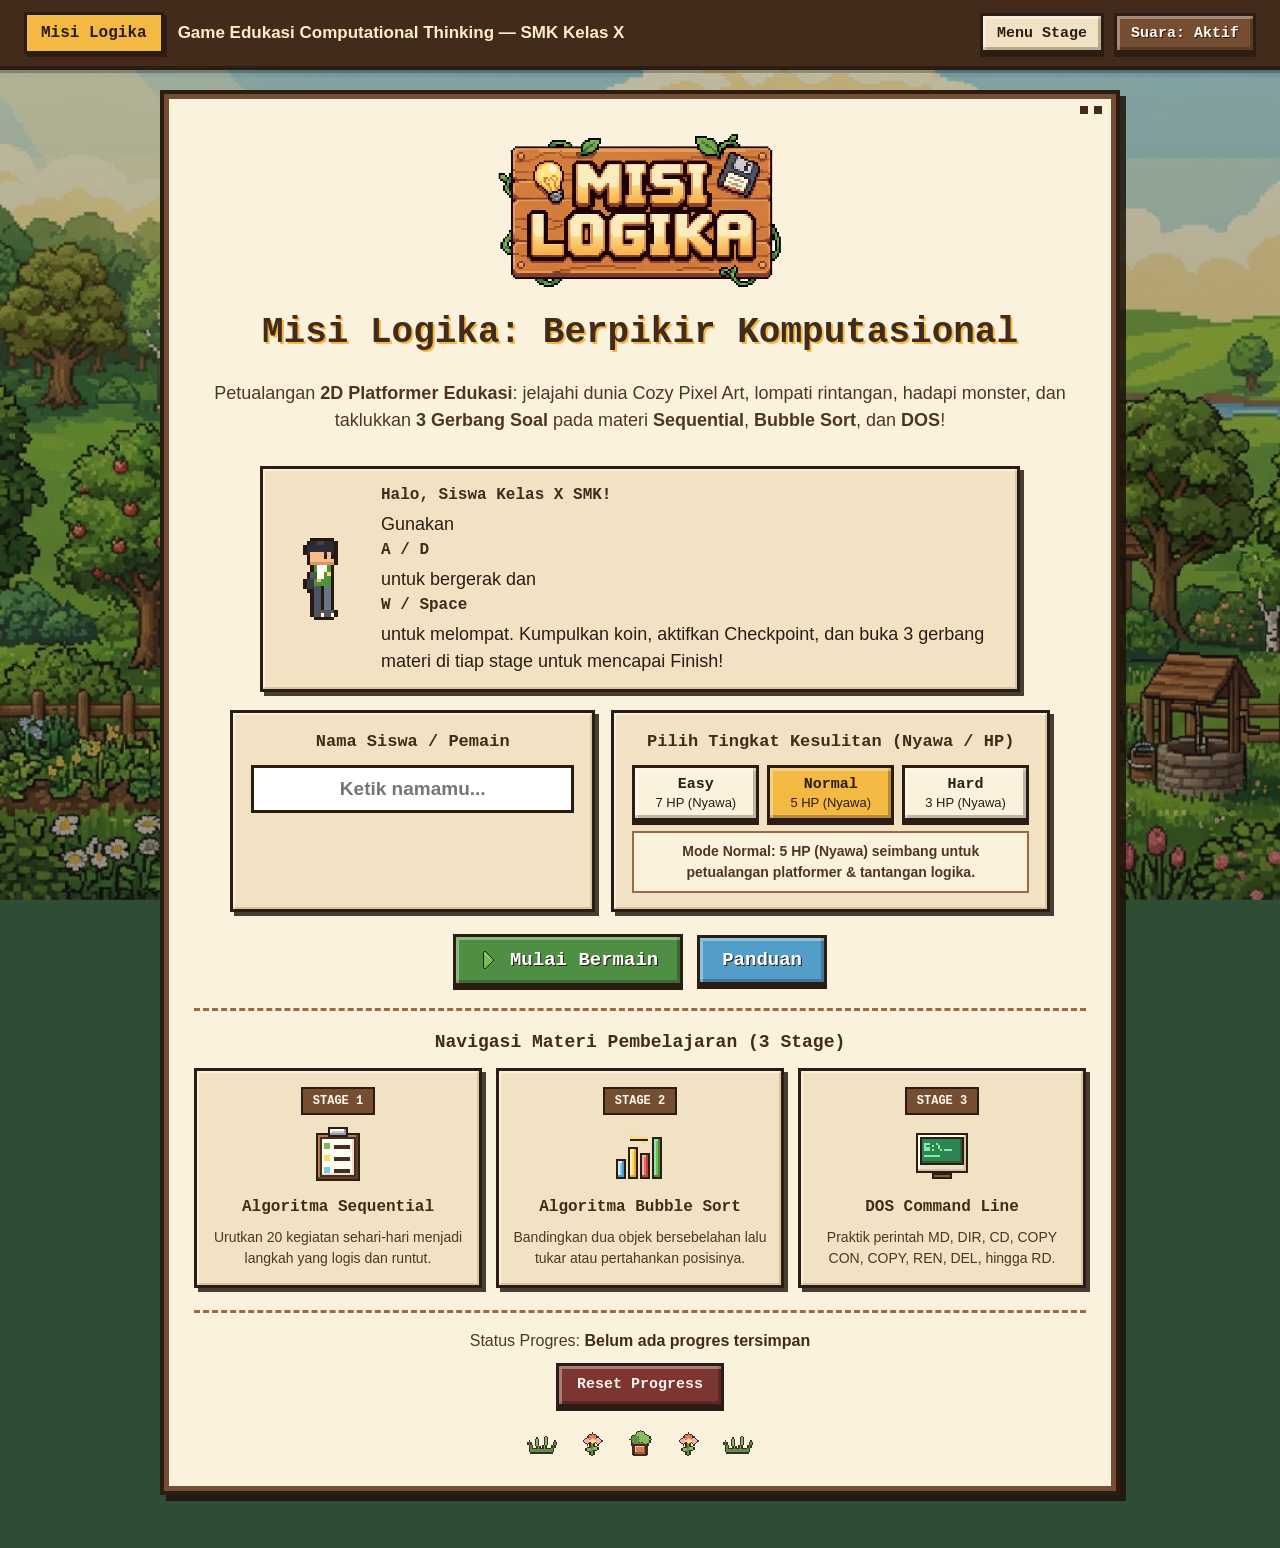
<file: index.html>
<!DOCTYPE html>
<html lang="id">
<head>
    <meta charset="UTF-8">
    <meta name="viewport" content="width=device-width, initial-scale=1.0">
    <title>Misi Logika - Media Pembelajaran Computational Thinking</title>
    <link rel="icon" type="image/png" href="assets/images/common/mascot.png">
    <link rel="stylesheet" href="css/style.css">
    <link rel="stylesheet" href="css/menu.css">
</head>
<body class="latar-awal" data-bgm="music-background-1.mp3">
    <header class="bilah-atas">
        <div class="info-header">
            <span class="lencana-wilayah">Misi Logika</span>
            <span class="info-pemain-header">Game Edukasi Computational Thinking — SMK Kelas X</span>
        </div>
        <div class="aksi-header">
            <button
                type="button"
                class="tombol tombol-krem tombol-kecil"
                data-sfx-hover
                data-sfx-click
                onclick="pindahHalaman('stages.html', false)"
            >
                Menu Stage
            </button>
            <button type="button" id="tombol-suara" class="tombol tombol-netral tombol-kecil" data-sfx-hover data-sfx-click>
                Suara: Aktif
            </button>
        </div>
    </header>

    <main class="wadah-utama">
        <section class="panel-game panel-awal" aria-labelledby="judul-utama">
            <div class="hero-beranda">
                <div class="bungkus-logo-awal">
                    <img
                        src="assets/images/common/logo.png"
                        alt="Logo Misi Logika"
                        width="360"
                        height="180"
                    >
                </div>

                <h1 id="judul-utama" class="judul-halaman">Misi Logika: Berpikir Komputasional</h1>
                <p class="subjudul-halaman">
                    Petualangan <strong>2D Platformer Edukasi</strong>: jelajahi dunia Cozy Pixel Art, lompati rintangan, hadapi monster,
                    dan taklukkan <strong>3 Gerbang Soal</strong> pada materi <strong>Sequential</strong>, <strong>Bubble Sort</strong>, dan <strong>DOS</strong>!
                </p>

                <div class="kotak-sambutan-maskot">
                    <img
                        src="assets/images/common/characters/player-portrait.png"
                        alt="Karakter utama siswa SMK"
                        width="72"
                        height="96"
                    >
                    <div class="teks-sambutan-maskot">
                        <strong>Halo, Siswa Kelas X SMK!</strong>
                        <p>
                            Gunakan <strong>A / D</strong> untuk bergerak dan <strong>W / Space</strong> untuk melompat.
                            Kumpulkan koin, aktifkan Checkpoint, dan buka 3 gerbang materi di tiap stage untuk mencapai Finish!
                        </p>
                    </div>
                </div>
            </div>

            <div class="baris-form-awal">
                <div class="formulir-pemain">
                    <label for="input-nama-pemain" class="label-input">Nama Siswa / Pemain</label>
                    <input
                        type="text"
                        id="input-nama-pemain"
                        class="input-nama"
                        placeholder="Ketik namamu..."
                        maxlength="32"
                        autocomplete="off"
                    >
                    <div id="pesan-validasi-awal" class="kotak-pesan tersembunyi" role="alert"></div>
                </div>

                <div class="pemilih-mode-awal" role="group" aria-labelledby="label-mode-kesulitan">
                    <div id="label-mode-kesulitan" class="label-input">Pilih Tingkat Kesulitan (Nyawa / HP)</div>
                    <div class="baris-mode-awal">
                        <button
                            type="button"
                            class="tombol-mode mode-easy"
                            data-mode="easy"
                            aria-pressed="false"
                            data-sfx-hover
                            data-sfx-click
                        >
                            <span class="judul-mode">Easy</span>
                            <span class="sub-mode">7 HP (Nyawa)</span>
                        </button>
                        <button
                            type="button"
                            class="tombol-mode mode-normal aktif"
                            data-mode="normal"
                            aria-pressed="true"
                            data-sfx-hover
                            data-sfx-click
                        >
                            <span class="judul-mode">Normal</span>
                            <span class="sub-mode">5 HP (Nyawa)</span>
                        </button>
                        <button
                            type="button"
                            class="tombol-mode mode-hard"
                            data-mode="hard"
                            aria-pressed="false"
                            data-sfx-hover
                            data-sfx-click
                        >
                            <span class="judul-mode">Hard</span>
                            <span class="sub-mode">3 HP (Nyawa)</span>
                        </button>
                    </div>
                    <p id="deskripsi-mode-awal" class="deskripsi-mode-awal">
                        Mode Normal: 5 HP (Nyawa) seimbang untuk petualangan platformer &amp; tantangan logika.
                    </p>
                </div>
            </div>

            <div class="baris-tombol">
                <button
                    type="button"
                    id="tombol-mulai"
                    class="tombol tombol-utama"
                    data-sfx-hover
                    data-sfx-click
                >
                    <img src="assets/images/common/ui/icon-play.png" alt="Mulai" width="24" height="24">
                    Mulai Bermain
                </button>
                <button
                    type="button"
                    id="tombol-petunjuk"
                    class="tombol tombol-sekunder"
                    data-sfx-hover
                    data-sfx-click
                >
                    Panduan
                </button>
            </div>

            <!-- Navigasi Materi Langsung -->
            <section class="seksi-navigasi-materi" aria-labelledby="judul-navigasi-materi">
                <h2 id="judul-navigasi-materi" class="judul-navigasi-materi">Navigasi Materi Pembelajaran (3 Stage)</h2>
                <div class="grid-navigasi-materi">
                    <div
                        class="kartu-nav-materi"
                        role="button"
                        tabindex="0"
                        data-target-halaman="stage1-sequential.html"
                        data-sfx-hover
                        data-sfx-click
                    >
                        <span class="badge-stage-kecil">STAGE 1</span>
                        <img src="assets/images/common/ui/icon-sequential.png" alt="Ikon Algoritma Sequential" width="64" height="64">
                        <h3>Algoritma Sequential</h3>
                        <p>Urutkan 20 kegiatan sehari-hari menjadi langkah yang logis dan runtut.</p>
                    </div>

                    <div
                        class="kartu-nav-materi"
                        role="button"
                        tabindex="0"
                        data-target-halaman="stage2-bubblesort.html"
                        data-sfx-hover
                        data-sfx-click
                    >
                        <span class="badge-stage-kecil">STAGE 2</span>
                        <img src="assets/images/common/ui/icon-bubblesort.png" alt="Ikon Algoritma Bubble Sort" width="64" height="64">
                        <h3>Algoritma Bubble Sort</h3>
                        <p>Bandingkan dua objek bersebelahan lalu tukar atau pertahankan posisinya.</p>
                    </div>

                    <div
                        class="kartu-nav-materi"
                        role="button"
                        tabindex="0"
                        data-target-halaman="stage3-dos.html"
                        data-sfx-hover
                        data-sfx-click
                    >
                        <span class="badge-stage-kecil">STAGE 3</span>
                        <img src="assets/images/common/ui/icon-dos.png" alt="Ikon DOS Command Line" width="64" height="64">
                        <h3>DOS Command Line</h3>
                        <p>Praktik perintah MD, DIR, CD, COPY CON, COPY, REN, DEL, hingga RD.</p>
                    </div>
                </div>
            </section>

            <div class="baris-reset-bawah">
                <div id="info-progres-awal" class="info-progres-tersimpan">
                    Status Progres: <span>Belum ada progres tersimpan</span>
                </div>
                <button
                    type="button"
                    id="tombol-reset-progres"
                    class="tombol tombol-reset-progres"
                    data-sfx-hover
                    data-sfx-click
                >
                    Reset Progress
                </button>
                <div class="baris-dekorasi-cozy" aria-hidden="true">
                    <img src="assets/images/common/decorations/deco-grass.png" alt="" width="36" height="24">
                    <img src="assets/images/common/decorations/deco-flower.png" alt="" width="32" height="32">
                    <img src="assets/images/common/decorations/deco-plant.png" alt="" width="32" height="32">
                    <img src="assets/images/common/decorations/deco-flower.png" alt="" width="32" height="32">
                    <img src="assets/images/common/decorations/deco-grass.png" alt="" width="36" height="24">
                </div>
            </div>
        </section>
    </main>

    <!-- Dialog Konfirmasi Reset Progress -->
    <div
        id="modal-konfirmasi-reset"
        class="lapisan-modal-pixel tersembunyi"
        role="dialog"
        aria-modal="true"
        aria-labelledby="judul-modal-reset"
        aria-describedby="pesan-modal-reset"
    >
        <div class="kotak-modal-pixel">
            <span class="lencana-modal-bahaya">Konfirmasi Reset</span>
            <h2 id="judul-modal-reset" class="judul-modal-pixel">Reset Progres Belajar?</h2>
            <p id="pesan-modal-reset" class="teks-modal-pixel">
                Semua skor dan progres di Stage 1, Stage 2, dan Stage 3 akan dihapus. Tindakan ini tidak bisa dibatalkan.
            </p>
            <div class="aksi-modal-pixel">
                <button type="button" id="tombol-batal-reset" class="tombol tombol-netral" data-sfx-hover data-sfx-click>
                    Batal
                </button>
                <button type="button" id="tombol-konfirmasi-reset" class="tombol tombol-bahaya" data-sfx-hover data-sfx-click>
                    Ya, Reset Semua
                </button>
            </div>
        </div>
    </div>

    <script src="js/penyimpanan.js"></script>
    <script src="js/audio.js"></script>
    <script src="js/navigasi.js"></script>
    <script src="js/menu.js"></script>
</body>
</html>
</file>
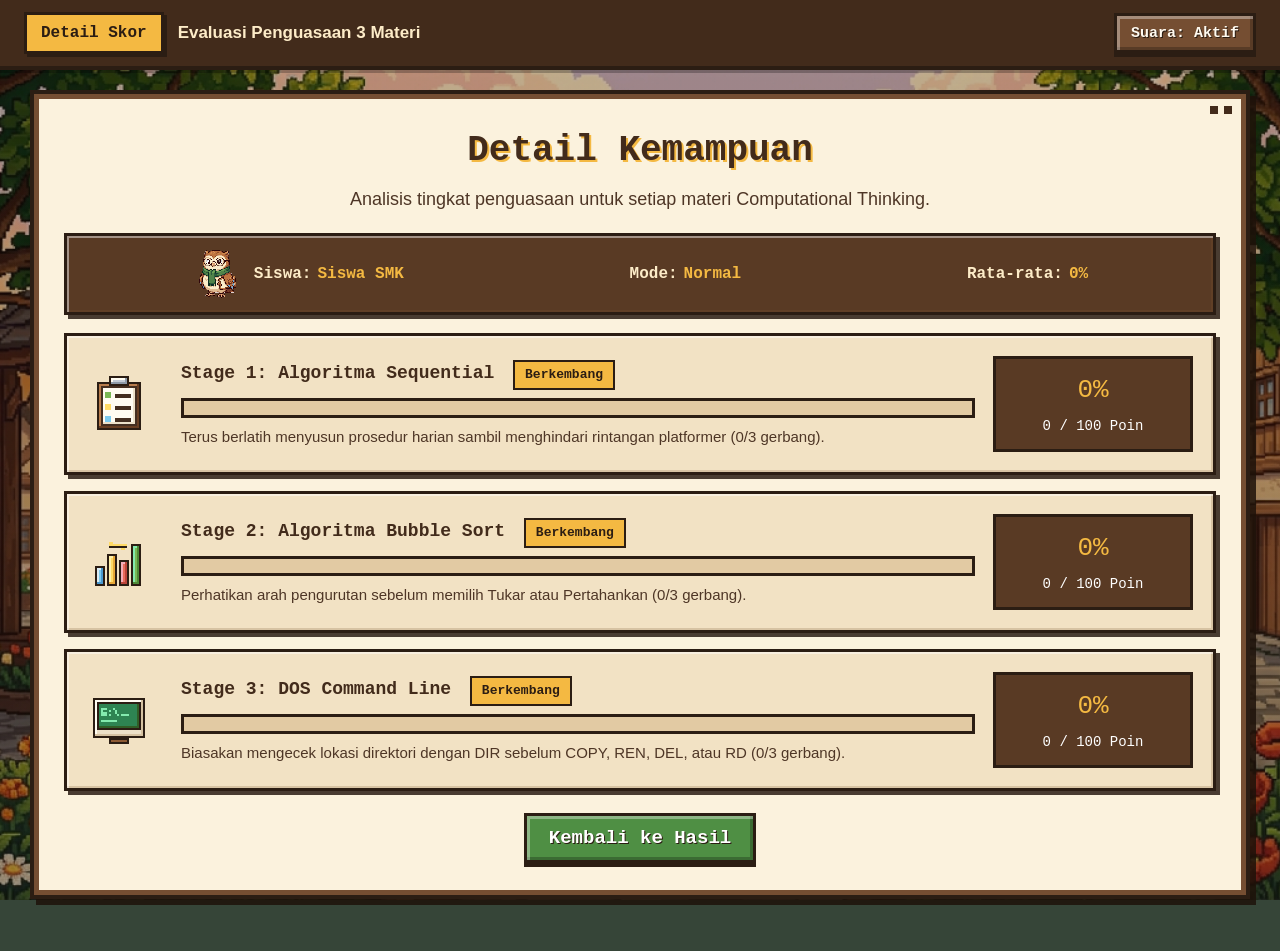
<file: detail.html>
<!DOCTYPE html>
<html lang="id">
<head>
    <meta charset="UTF-8">
    <meta name="viewport" content="width=device-width, initial-scale=1.0">
    <title>Misi Logika - Detail Kemampuan 3 Materi</title>
    <link rel="icon" type="image/png" href="assets/images/common/mascot.png">
    <link rel="stylesheet" href="css/style.css">
    <link rel="stylesheet" href="css/hasil.css">
</head>
<body class="latar-hasil" data-bgm="music-background-9.mp3">
    <header class="bilah-atas">
        <div class="info-header">
            <span class="lencana-wilayah">Detail Skor</span>
            <span class="info-pemain-header">Evaluasi Penguasaan 3 Materi</span>
        </div>
        <div class="aksi-header">
            <button type="button" id="tombol-suara" class="tombol tombol-netral tombol-kecil" data-sfx-hover data-sfx-click>
                Suara: Aktif
            </button>
        </div>
    </header>

    <main class="wadah-utama">
        <section class="panel-game" aria-labelledby="judul-detail">
            <h1 id="judul-detail" class="judul-halaman">Detail Kemampuan</h1>
            <p class="subjudul-halaman">
                Analisis tingkat penguasaan untuk setiap materi Computational Thinking.
            </p>

            <div class="baris-status-misi">
                <div style="display: flex; align-items: center; gap: 10px;">
                    <img src="assets/images/common/mascot.png" alt="Maskot Misi Logika" width="52" height="52">
                    <div class="item-status-misi">
                        Siswa: <span id="nama-pemain-detail">Siswa SMK</span>
                    </div>
                </div>
                <div class="item-status-misi">
                    Mode: <span id="mode-pemain-detail" class="mode-normal">Normal</span>
                </div>
                <div class="item-status-misi">
                    Rata-rata: <span id="total-persen-detail">0%</span>
                </div>
            </div>

            <div class="daftar-detail-pilar">
                <!-- 1. Algoritma Sequential -->
                <article class="kartu-detail-kemampuan">
                    <img src="assets/images/common/ui/icon-sequential.png" alt="Ikon Sequential" width="64" height="64">
                    <div>
                        <h2 class="judul-pilar-skor">
                            Stage 1: Algoritma Sequential
                            <span id="detail-level-sequential" class="lencana-level-kemampuan level-berkembang">Berkembang</span>
                        </h2>
                        <div class="batang-progres-luar" style="margin-top: 8px;">
                            <div id="detail-batang-sequential" class="batang-progres-dalam" style="width: 0%;"></div>
                        </div>
                        <p id="detail-deskripsi-sequential" class="deskripsi-capaian-detail"></p>
                    </div>
                    <div class="kotak-nilai-detail">
                        <div id="detail-skor-sequential" class="nilai-besar-detail">0%</div>
                        <div id="detail-persen-sequential" class="sub-total-poin" style="font-size: 14px;">0 / 100 Poin</div>
                    </div>
                </article>

                <!-- 2. Algoritma Bubble Sort -->
                <article class="kartu-detail-kemampuan">
                    <img src="assets/images/common/ui/icon-bubblesort.png" alt="Ikon Bubble Sort" width="64" height="64">
                    <div>
                        <h2 class="judul-pilar-skor">
                            Stage 2: Algoritma Bubble Sort
                            <span id="detail-level-bubbleSort" class="lencana-level-kemampuan level-berkembang">Berkembang</span>
                        </h2>
                        <div class="batang-progres-luar" style="margin-top: 8px;">
                            <div id="detail-batang-bubbleSort" class="batang-progres-dalam" style="width: 0%;"></div>
                        </div>
                        <p id="detail-deskripsi-bubbleSort" class="deskripsi-capaian-detail"></p>
                    </div>
                    <div class="kotak-nilai-detail">
                        <div id="detail-skor-bubbleSort" class="nilai-besar-detail">0%</div>
                        <div id="detail-persen-bubbleSort" class="sub-total-poin" style="font-size: 14px;">0 / 100 Poin</div>
                    </div>
                </article>

                <!-- 3. DOS Command Line -->
                <article class="kartu-detail-kemampuan">
                    <img src="assets/images/common/ui/icon-dos.png" alt="Ikon DOS" width="64" height="64">
                    <div>
                        <h2 class="judul-pilar-skor">
                            Stage 3: DOS Command Line
                            <span id="detail-level-dos" class="lencana-level-kemampuan level-berkembang">Berkembang</span>
                        </h2>
                        <div class="batang-progres-luar" style="margin-top: 8px;">
                            <div id="detail-batang-dos" class="batang-progres-dalam" style="width: 0%;"></div>
                        </div>
                        <p id="detail-deskripsi-dos" class="deskripsi-capaian-detail"></p>
                    </div>
                    <div class="kotak-nilai-detail">
                        <div id="detail-skor-dos" class="nilai-besar-detail">0%</div>
                        <div id="detail-persen-dos" class="sub-total-poin" style="font-size: 14px;">0 / 100 Poin</div>
                    </div>
                </article>
            </div>

            <div class="baris-tombol">
                <button type="button" id="tombol-kembali-ringkasan" class="tombol tombol-utama" data-sfx-hover data-sfx-click>
                    Kembali ke Hasil
                </button>
            </div>
        </section>
    </main>

    <script src="js/penyimpanan.js"></script>
    <script src="js/audio.js"></script>
    <script src="js/navigasi.js"></script>
    <script src="js/detail.js"></script>
</body>
</html>
</file>
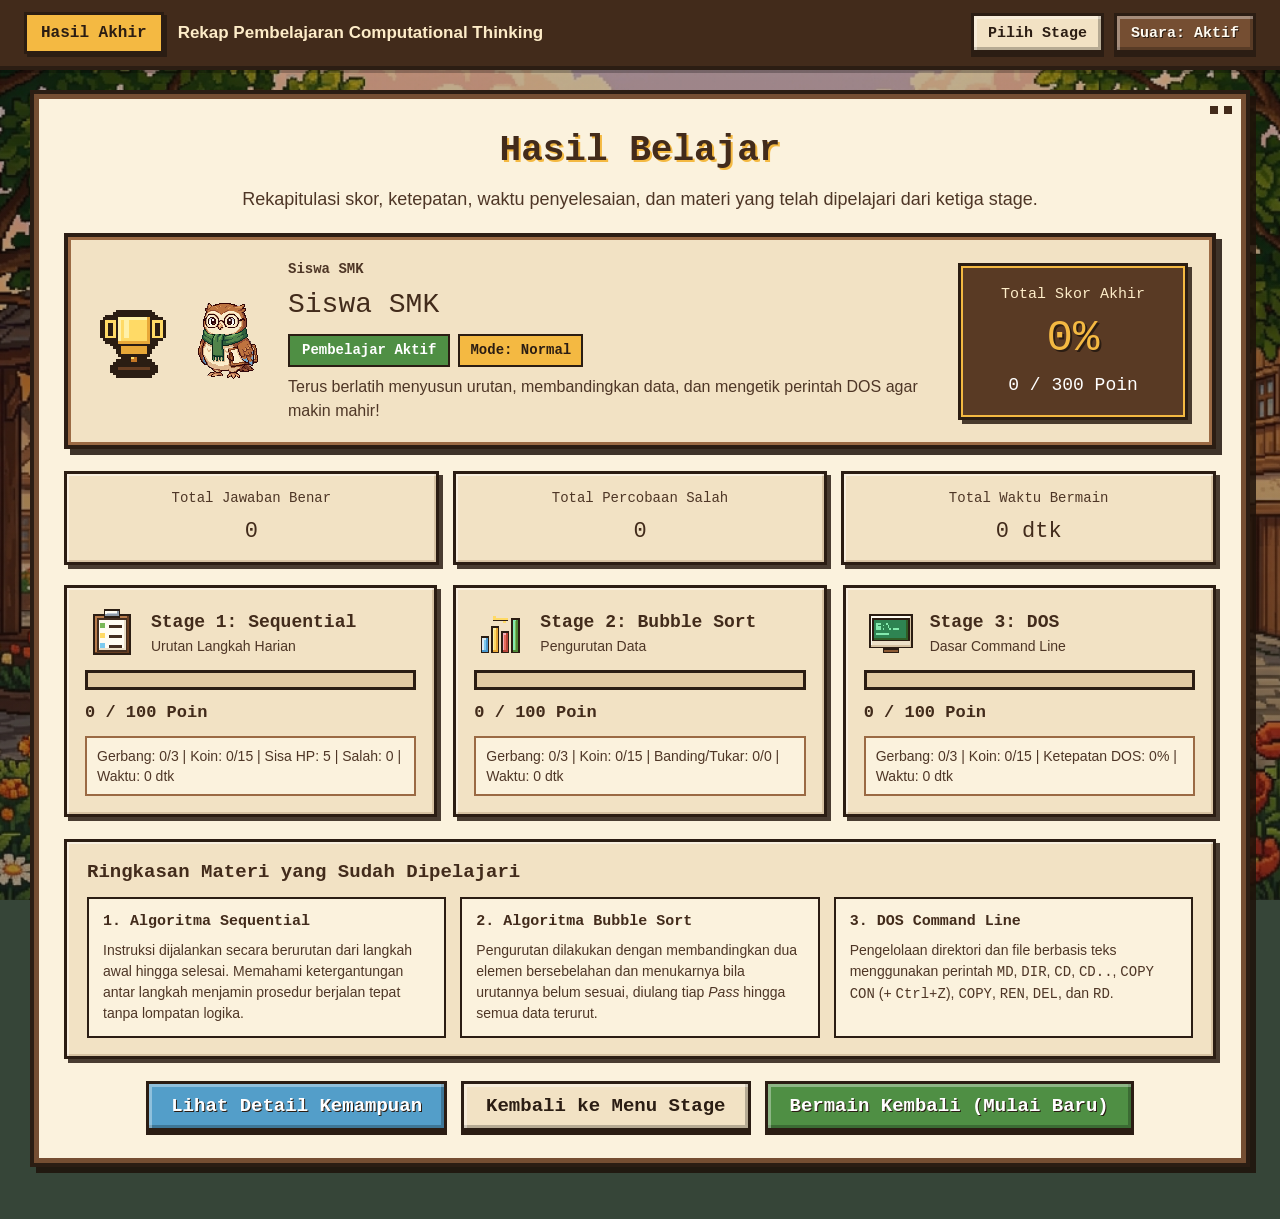
<file: hasil.html>
<!DOCTYPE html>
<html lang="id">
<head>
    <meta charset="UTF-8">
    <meta name="viewport" content="width=device-width, initial-scale=1.0">
    <title>Misi Logika - Hasil Pembelajaran</title>
    <link rel="icon" type="image/png" href="assets/images/common/mascot.png">
    <link rel="stylesheet" href="css/style.css">
    <link rel="stylesheet" href="css/hasil.css">
</head>
<body class="latar-hasil" data-bgm="music-background-9.mp3">
    <header class="bilah-atas">
        <div class="info-header">
            <span class="lencana-wilayah">Hasil Akhir</span>
            <span class="info-pemain-header">Rekap Pembelajaran Computational Thinking</span>
        </div>
        <div class="aksi-header">
            <button
                type="button"
                class="tombol tombol-krem tombol-kecil"
                data-sfx-hover
                data-sfx-click
                onclick="pindahHalaman('stages.html', true)"
            >
                Pilih Stage
            </button>
            <button type="button" id="tombol-suara" class="tombol tombol-netral tombol-kecil" data-sfx-hover data-sfx-click>
                Suara: Aktif
            </button>
        </div>
    </header>

    <main class="wadah-utama">
        <section class="panel-game" aria-labelledby="judul-hasil">
            <h1 id="judul-hasil" class="judul-halaman">Hasil Belajar</h1>
            <p class="subjudul-halaman">
                Rekapitulasi skor, ketepatan, waktu penyelesaian, dan materi yang telah dipelajari dari ketiga stage.
            </p>

            <div class="spanduk-pencapaian">
                <div class="spanduk-kiri">
                    <div class="spanduk-ikon-wrap">
                        <img src="assets/images/common/ui/icon-trophy.png" alt="Piala pencapaian" width="84" height="84">
                        <img src="assets/images/common/mascot.png" alt="Maskot Misi Logika" width="84" height="84">
                    </div>

                    <div class="info-utama-hasil">
                        <div class="label-penjelajah-hasil">Siswa SMK</div>
                        <div id="nama-pemain-hasil" class="nama-pemain-besar">Siswa SMK</div>
                        <div class="baris-lencana-hasil">
                            <span id="predikat-pencapaian" class="predikat-pencapaian">Pembelajar Logika</span>
                            <span id="mode-pencapaian" class="lencana-mode mode-normal">Mode: Normal</span>
                        </div>
                        <p id="ringkasan-pencapaian" class="ringkasan-teks-pencapaian"></p>
                    </div>
                </div>

                <div class="kotak-total-skor">
                    <div class="label-total-skor">Total Skor Akhir</div>
                    <div id="nilai-persentase-total" class="angka-total-skor">0%</div>
                    <div id="nilai-poin-total" class="sub-total-poin">0 / 300 Poin</div>
                </div>
            </div>

            <!-- Metrik Ringkas: Benar, Salah, Waktu Total -->
            <div class="baris-metrik-ringkas">
                <div class="kartu-metrik">
                    <div class="label-metrik">Total Jawaban Benar</div>
                    <div id="total-benar-hasil" class="nilai-metrik">0</div>
                </div>
                <div class="kartu-metrik">
                    <div class="label-metrik">Total Percobaan Salah</div>
                    <div id="total-salah-hasil" class="nilai-metrik">0</div>
                </div>
                <div class="kartu-metrik">
                    <div class="label-metrik">Total Waktu Bermain</div>
                    <div id="total-waktu-hasil" class="nilai-metrik">0 dtk</div>
                </div>
            </div>

            <!-- Kartu Rekap 3 Stage -->
            <div class="grid-skor-pilar">
                <!-- Stage 1: Sequential -->
                <article class="kartu-skor-pilar">
                    <div class="kepala-kartu-skor">
                        <img src="assets/images/common/ui/icon-sequential.png" alt="Stage 1 Sequential" width="54" height="54">
                        <div>
                            <h2 class="judul-pilar-skor">Stage 1: Sequential</h2>
                            <div class="wilayah-pilar-skor">Urutan Langkah Harian</div>
                        </div>
                    </div>
                    <div class="batang-progres-luar">
                        <div id="batang-sequential" class="batang-progres-dalam" style="width: 0%;"></div>
                    </div>
                    <div id="skor-sequential" class="angka-skor-pilar">0 / 100 Poin</div>
                    <div id="stat-sequential" class="stat-tambahan-stage">Gerbang: 0/3 | Koin: 0/15 | Sisa HP: - | Waktu: 0 dtk</div>
                </article>

                <!-- Stage 2: Bubble Sort -->
                <article class="kartu-skor-pilar">
                    <div class="kepala-kartu-skor">
                        <img src="assets/images/common/ui/icon-bubblesort.png" alt="Stage 2 Bubble Sort" width="54" height="54">
                        <div>
                            <h2 class="judul-pilar-skor">Stage 2: Bubble Sort</h2>
                            <div class="wilayah-pilar-skor">Pengurutan Data</div>
                        </div>
                    </div>
                    <div class="batang-progres-luar">
                        <div id="batang-bubblesort" class="batang-progres-dalam" style="width: 0%;"></div>
                    </div>
                    <div id="skor-bubblesort" class="angka-skor-pilar">0 / 100 Poin</div>
                    <div id="stat-bubblesort" class="stat-tambahan-stage">Gerbang: 0/3 | Koin: 0/15 | Banding/Tukar: 0/0 | Waktu: 0 dtk</div>
                </article>

                <!-- Stage 3: DOS -->
                <article class="kartu-skor-pilar">
                    <div class="kepala-kartu-skor">
                        <img src="assets/images/common/ui/icon-dos.png" alt="Stage 3 DOS" width="54" height="54">
                        <div>
                            <h2 class="judul-pilar-skor">Stage 3: DOS</h2>
                            <div class="wilayah-pilar-skor">Dasar Command Line</div>
                        </div>
                    </div>
                    <div class="batang-progres-luar">
                        <div id="batang-dos" class="batang-progres-dalam" style="width: 0%;"></div>
                    </div>
                    <div id="skor-dos" class="angka-skor-pilar">0 / 100 Poin</div>
                    <div id="stat-dos" class="stat-tambahan-stage">Gerbang: 0/3 | Koin: 0/15 | Ketepatan DOS: 0% | Waktu: 0 dtk</div>
                </article>
            </div>

            <!-- Ringkasan Materi yang Telah Dipelajari -->
            <div class="panel-ringkasan-materi">
                <h2 class="judul-panel-sub" style="font-size: 19px;">Ringkasan Materi yang Sudah Dipelajari</h2>
                <div class="grid-ringkasan-materi">
                    <div class="kartu-ringkasan-materi">
                        <h3>1. Algoritma Sequential</h3>
                        <p>
                            Instruksi dijalankan secara berurutan dari langkah awal hingga selesai. Memahami ketergantungan antar langkah menjamin prosedur berjalan tepat tanpa lompatan logika.
                        </p>
                    </div>
                    <div class="kartu-ringkasan-materi">
                        <h3>2. Algoritma Bubble Sort</h3>
                        <p>
                            Pengurutan dilakukan dengan membandingkan dua elemen bersebelahan dan menukarnya bila urutannya belum sesuai, diulang tiap <em>Pass</em> hingga semua data terurut.
                        </p>
                    </div>
                    <div class="kartu-ringkasan-materi">
                        <h3>3. DOS Command Line</h3>
                        <p>
                            Pengelolaan direktori dan file berbasis teks menggunakan perintah <code>MD</code>, <code>DIR</code>, <code>CD</code>, <code>CD..</code>, <code>COPY CON</code> (+ <code>Ctrl+Z</code>), <code>COPY</code>, <code>REN</code>, <code>DEL</code>, dan <code>RD</code>.
                        </p>
                    </div>
                </div>
            </div>

            <div class="baris-tombol">
                <button type="button" id="tombol-lihat-detail" class="tombol tombol-sekunder" data-sfx-hover data-sfx-click>
                    Lihat Detail Kemampuan
                </button>
                <button type="button" class="tombol tombol-krem" data-sfx-hover data-sfx-click onclick="pindahHalaman('stages.html', true)">
                    Kembali ke Menu Stage
                </button>
                <button type="button" id="tombol-main-lagi" class="tombol tombol-utama" data-sfx-hover data-sfx-click>
                    Bermain Kembali (Mulai Baru)
                </button>
            </div>
        </section>
    </main>

    <script src="js/penyimpanan.js"></script>
    <script src="js/audio.js"></script>
    <script src="js/navigasi.js"></script>
    <script src="js/hasil.js"></script>
</body>
</html>
</file>
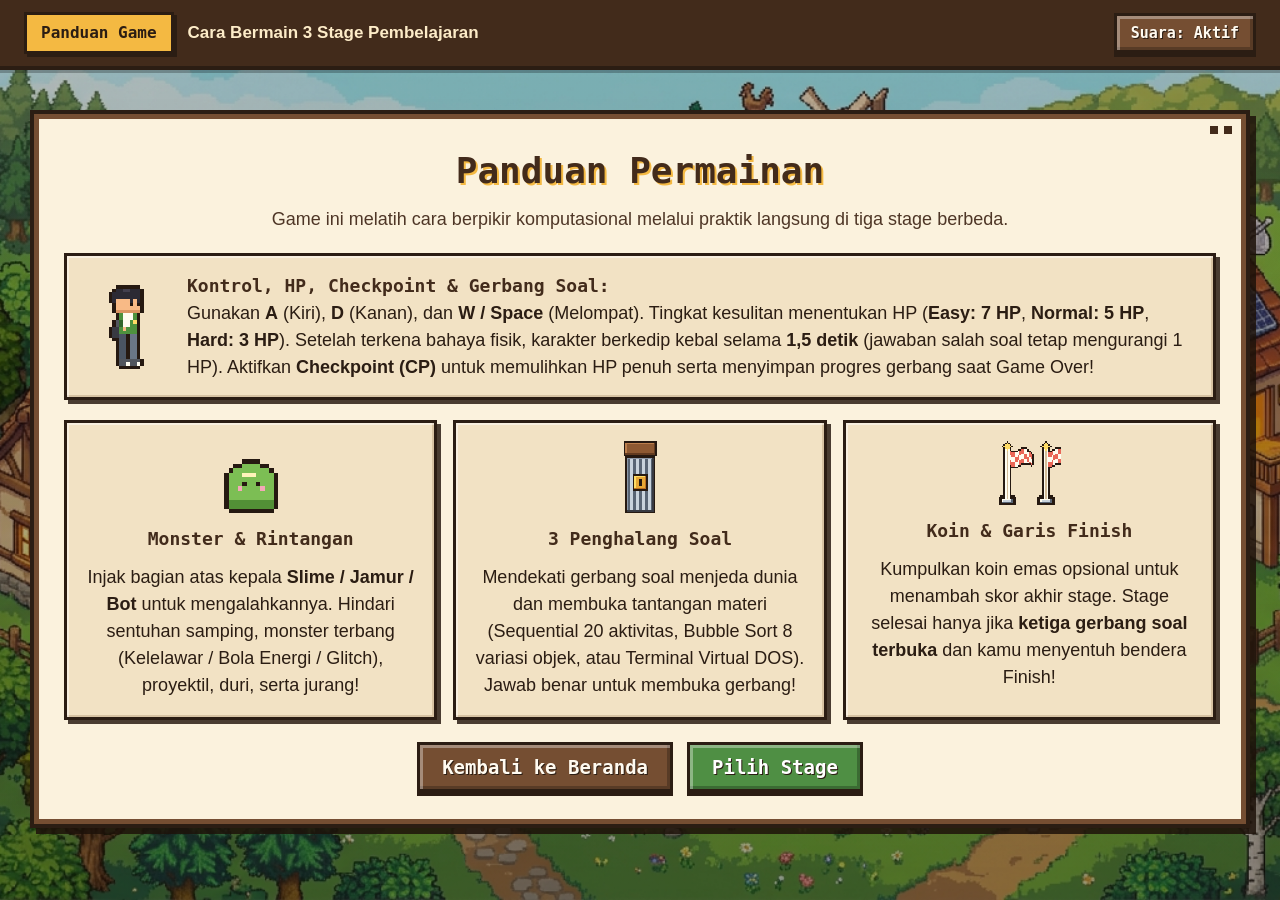
<file: petunjuk.html>
<!DOCTYPE html>
<html lang="id">
<head>
    <meta charset="UTF-8">
    <meta name="viewport" content="width=device-width, initial-scale=1.0">
    <title>Misi Logika - Panduan Bermain</title>
    <link rel="icon" type="image/png" href="assets/images/common/mascot.png">
    <link rel="stylesheet" href="css/style.css">
    <link rel="stylesheet" href="css/menu.css">
</head>
<body class="latar-stages" data-bgm="music-background-2.mp3">
    <header class="bilah-atas">
        <div class="info-header">
            <span class="lencana-wilayah">Panduan Game</span>
            <span class="info-pemain-header">Cara Bermain 3 Stage Pembelajaran</span>
        </div>
        <div class="aksi-header">
            <button type="button" id="tombol-suara" class="tombol tombol-netral tombol-kecil" data-sfx-hover data-sfx-click>
                Suara: Aktif
            </button>
        </div>
    </header>

    <main class="wadah-utama">
        <section class="panel-game" aria-labelledby="judul-petunjuk">
            <h1 id="judul-petunjuk" class="judul-halaman">Panduan Permainan</h1>
            <p class="subjudul-halaman">
                Game ini melatih cara berpikir komputasional melalui praktik langsung di tiga stage berbeda.
            </p>

            <div class="kepala-petunjuk">
                <img
                    src="assets/images/common/characters/player-portrait.png"
                    alt="Karakter Siswa SMK"
                    width="72"
                    height="96"
                >
                <div>
                    <strong style="font-family: var(--font-pixel-ui); color: var(--ui-kayu-gelap);">Kontrol, HP, Checkpoint &amp; Gerbang Soal:</strong>
                    <p>
                        Gunakan <strong>A</strong> (Kiri), <strong>D</strong> (Kanan), dan <strong>W / Space</strong> (Melompat).
                        Tingkat kesulitan menentukan HP (<strong>Easy: 7 HP</strong>, <strong>Normal: 5 HP</strong>, <strong>Hard: 3 HP</strong>).
                        Setelah terkena bahaya fisik, karakter berkedip kebal selama <strong>1,5 detik</strong> (jawaban salah soal tetap mengurangi 1 HP).
                        Aktifkan <strong>Checkpoint (CP)</strong> untuk memulihkan HP penuh serta menyimpan progres gerbang saat Game Over!
                    </p>
                </div>
            </div>

            <div class="grid-petunjuk">
                <article class="kartu-petunjuk">
                    <img src="assets/images/common/enemies/slime.png" alt="Monster & Rintangan" width="64" height="64">
                    <h3>Monster &amp; Rintangan</h3>
                    <p>
                        Injak bagian atas kepala <strong>Slime / Jamur / Bot</strong> untuk mengalahkannya.
                        Hindari sentuhan samping, monster terbang (Kelelawar / Bola Energi / Glitch), proyektil, duri, serta jurang!
                    </p>
                </article>

                <article class="kartu-petunjuk">
                    <img src="assets/images/common/interactive/gate_locked.png" alt="Gerbang Soal" width="48" height="96">
                    <h3>3 Penghalang Soal</h3>
                    <p>
                        Mendekati gerbang soal menjeda dunia dan membuka tantangan materi (Sequential 20 aktivitas, Bubble Sort 8 variasi objek, atau Terminal Virtual DOS). Jawab benar untuk membuka gerbang!
                    </p>
                </article>

                <article class="kartu-petunjuk">
                    <img src="assets/images/common/interactive/finish_flag.png" alt="Finish Flag" width="144" height="60" style="width: 64px; height: 64px; object-fit: cover; object-position: left center;">
                    <h3>Koin &amp; Garis Finish</h3>
                    <p>
                        Kumpulkan koin emas opsional untuk menambah skor akhir stage. Stage selesai hanya jika <strong>ketiga gerbang soal terbuka</strong> dan kamu menyentuh bendera Finish!
                    </p>
                </article>
            </div>

            <div class="baris-tombol">
                <button type="button" id="tombol-petunjuk-kembali" class="tombol tombol-netral" data-sfx-hover data-sfx-click>
                    Kembali ke Beranda
                </button>
                <button type="button" id="tombol-petunjuk-lanjut" class="tombol tombol-utama" data-sfx-hover data-sfx-click>
                    Pilih Stage
                </button>
            </div>
        </section>
    </main>

    <script src="js/penyimpanan.js"></script>
    <script src="js/audio.js"></script>
    <script src="js/navigasi.js"></script>
    <script src="js/menu.js"></script>
</body>
</html>
</file>
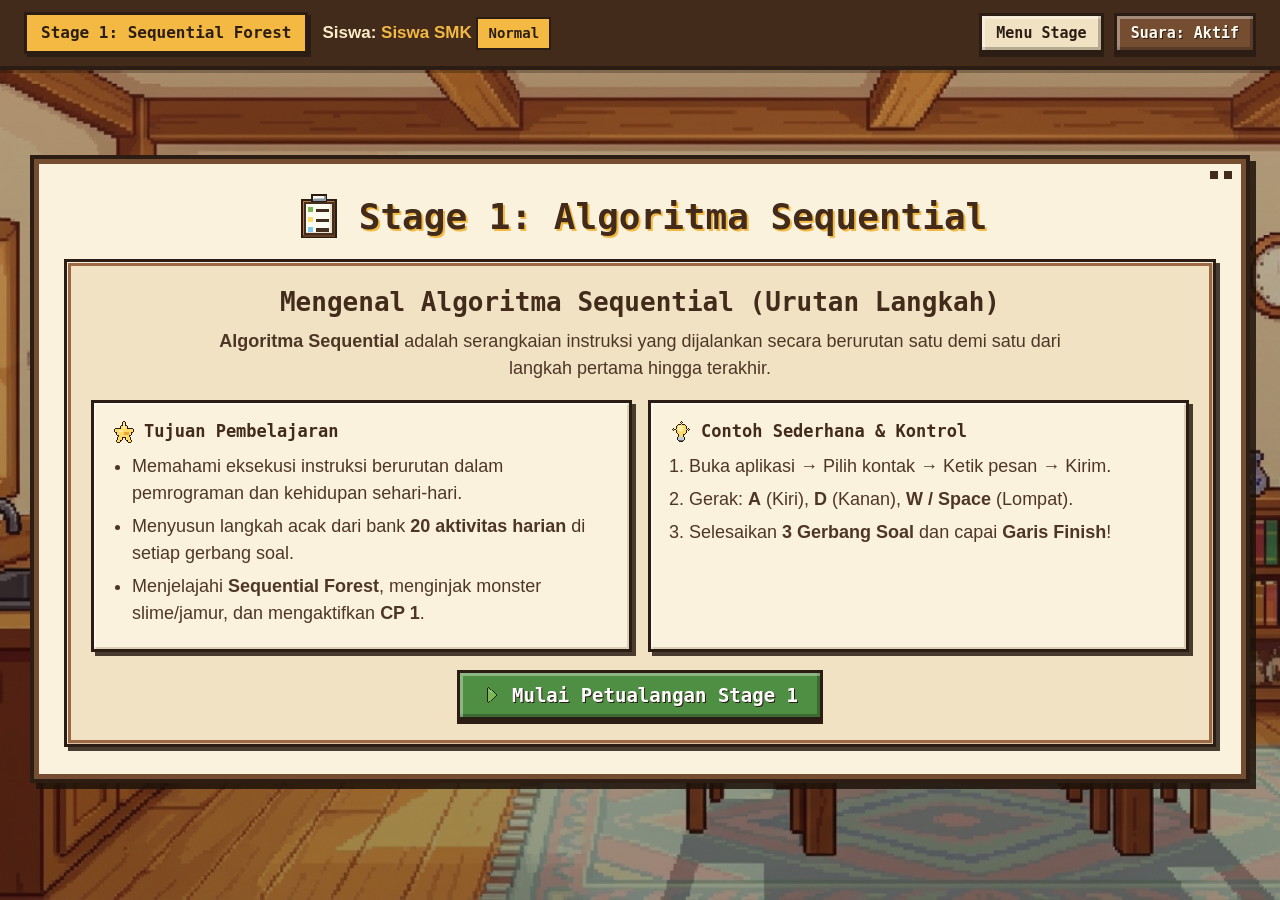
<file: stage1-sequential.html>
<!DOCTYPE html>
<html lang="id">
<head>
    <meta charset="UTF-8">
    <meta name="viewport" content="width=device-width, initial-scale=1.0">
    <title>Misi Logika - Stage 1: Algoritma Sequential</title>
    <link rel="icon" type="image/png" href="assets/images/common/mascot.png">
    <link rel="stylesheet" href="css/style.css">
    <link rel="stylesheet" href="css/sequential.css">
    <link rel="stylesheet" href="css/platformer.css">
</head>
<body class="latar-sequential" data-bgm="music-background-3.mp3">
    <header class="bilah-atas">
        <div class="info-header">
            <span class="lencana-wilayah">Stage 1: Sequential Forest</span>
            <span class="info-pemain-header">Siswa: <strong id="nama-pemain-seq">Siswa SMK</strong> <span id="badge-mode-seq" class="lencana-mode mode-normal">Normal</span></span>
        </div>
        <div class="aksi-header">
            <button type="button" class="tombol tombol-krem tombol-kecil" data-sfx-hover data-sfx-click onclick="pindahHalaman('stages.html', true)">
                Menu Stage
            </button>
            <button type="button" id="tombol-suara" class="tombol tombol-netral tombol-kecil" data-sfx-hover data-sfx-click>
                Suara: Aktif
            </button>
        </div>
    </header>

    <main class="wadah-utama">
        <section class="panel-game" aria-labelledby="judul-stage1">
            <div class="kepala-judul-wilayah">
                <img src="assets/images/common/ui/icon-sequential.png" alt="Ikon Algoritma Sequential" width="52" height="52">
                <h1 id="judul-stage1" class="judul-halaman" style="margin-bottom: 0;">Stage 1: Algoritma Sequential</h1>
            </div>

            <!-- FASE A: Halaman Materi & Pengenalan -->
            <div id="fase-materi-seq" class="panel-materi-briefing">
                <h2 class="judul-panel-sub" style="text-align: center;">Mengenal Algoritma Sequential (Urutan Langkah)</h2>
                <p class="subjudul-halaman" style="margin-bottom: 14px;">
                    <strong>Algoritma Sequential</strong> adalah serangkaian instruksi yang dijalankan secara berurutan satu demi satu dari langkah pertama hingga terakhir.
                </p>

                <div class="grid-materi-briefing">
                    <div class="kartu-info-materi">
                        <h3><img src="assets/images/common/ui/icon-star.png" alt="" width="24" height="24"> Tujuan Pembelajaran</h3>
                        <ul>
                            <li>Memahami eksekusi instruksi berurutan dalam pemrograman dan kehidupan sehari-hari.</li>
                            <li>Menyusun langkah acak dari bank <strong>20 aktivitas harian</strong> di setiap gerbang soal.</li>
                            <li>Menjelajahi <strong>Sequential Forest</strong>, menginjak monster slime/jamur, dan mengaktifkan <strong>CP 1</strong>.</li>
                        </ul>
                    </div>

                    <div class="kartu-info-materi">
                        <h3><img src="assets/images/common/ui/icon-hint.png" alt="" width="24" height="24"> Contoh Sederhana &amp; Kontrol</h3>
                        <ol>
                            <li>Buka aplikasi → Pilih kontak → Ketik pesan → Kirim.</li>
                            <li>Gerak: <strong>A</strong> (Kiri), <strong>D</strong> (Kanan), <strong>W / Space</strong> (Lompat).</li>
                            <li>Selesaikan <strong>3 Gerbang Soal</strong> dan capai <strong>Garis Finish</strong>!</li>
                        </ol>
                    </div>
                </div>

                <div class="baris-tombol" style="margin-top: 14px;">
                    <button type="button" id="tombol-mulai-seq" class="tombol tombol-utama" data-sfx-hover data-sfx-click>
                        <img src="assets/images/common/ui/icon-play.png" alt="" width="22" height="22">
                        Mulai Petualangan Stage 1
                    </button>
                    <button type="button" id="tombol-ulang-seq" class="tombol tombol-krem tersembunyi" data-sfx-hover data-sfx-click>
                        Mulai Ulang dari Awal
                    </button>
                </div>
            </div>

            <!-- FASE B: Arena Platformer 2D Side-Scrolling -->
            <div id="fase-game-seq" class="tersembunyi">
                <div class="hud-platformer" aria-label="Status Pemain">
                    <div class="grup-hud-kiri">
                        <div class="kotak-hud-item" title="Nyawa (HP)">
                            <div id="hud-deret-hp" class="deret-hati-hp"></div>
                            <span id="hud-teks-hp">5/5</span>
                        </div>
                        <div class="kotak-hud-item" title="Koin Opsional">
                            <img src="assets/images/common/ui/coin-hud.png" alt="Koin" width="20" height="20">
                            <span id="hud-teks-koin">0/15</span>
                        </div>
                        <div class="kotak-hud-item" title="3 Gerbang Soal">
                            <span>Gerbang:</span>
                            <div id="hud-deret-gerbang" class="deret-gerbang-hud"></div>
                            <span id="hud-teks-gerbang">0/3</span>
                        </div>
                    </div>

                    <div class="grup-hud-kanan">
                        <div class="kotak-hud-item">CP 1: <span id="hud-teks-cp">Belum</span></div>
                        <div class="kotak-hud-item">
                            <img src="assets/images/common/ui/icon-clock.png" alt="" width="18" height="18">
                            <span id="hud-teks-waktu">0 dtk</span>
                        </div>
                        <div class="kotak-hud-item">Skor: <span id="hud-teks-skor">0</span></div>
                        <button type="button" id="tombol-pause-platformer" class="tombol tombol-krem tombol-kecil" data-sfx-hover data-sfx-click>
                            Jeda / Materi
                        </button>
                    </div>
                </div>

                <div class="panggung-canvas-wrapper">
                    <canvas id="platformer-canvas" width="640" height="360" aria-label="Arena Platformer Stage 1 Sequential Forest"></canvas>
                    <div id="toast-canvas-platformer" class="toast-canvas-platformer tersembunyi" role="status"></div>
                </div>

                <div class="bar-kontrol-platformer">
                    <div class="petunjuk-tombol-keyboard">
                        Kontrol: <kbd>A</kbd> Kiri &bull; <kbd>D</kbd> Kanan &bull; <kbd>W</kbd> / <kbd>Space</kbd> Lompat &bull; Injak atas Slime/Jamur, hindari Kelelawar &amp; Duri!
                    </div>
                    <div class="pad-kontrol-sentuh" aria-label="Kontrol sentuh">
                        <button type="button" id="btn-sentuh-kiri" class="tombol-gerak-sentuh" aria-label="Gerak Kiri">
                            <img src="assets/images/common/ui/btn-left.png" alt="Kiri">
                        </button>
                        <button type="button" id="btn-sentuh-kanan" class="tombol-gerak-sentuh" aria-label="Gerak Kanan">
                            <img src="assets/images/common/ui/btn-right.png" alt="Kanan">
                        </button>
                        <button type="button" id="btn-sentuh-lompat" class="tombol-gerak-sentuh" aria-label="Lompat">
                            <img src="assets/images/common/ui/btn-jump.png" alt="Lompat">
                            Lompat
                        </button>
                    </div>
                </div>
            </div>
        </section>
    </main>

    <!-- MODAL PENGHALANG SOAL SEQUENTIAL (Tidak bisa ditutup tanpa menjawab benar) -->
    <div id="modal-soal-platformer" class="lapisan-modal-pixel tersembunyi" role="dialog" aria-modal="true" aria-labelledby="judul-gerbang-seq">
        <div class="kotak-modal-soal-platformer">
            <div class="header-modal-gerbang">
                <div>
                    <span id="lencana-gerbang-seq" class="lencana-kategori-seq">Gerbang Soal 1 / 3</span>
                    <h2 id="judul-gerbang-seq" class="judul-panel-sub" style="margin: 6px 0 0;">Selesaikan Tantangan Sequential</h2>
                </div>
                <span id="badge-hp-modal-gerbang" class="badge-gerbang-hp">HP: 5 / 5</span>
            </div>

            <div id="pesan-umpan-balik-seq" class="kotak-pesan pesan-info" role="status">
                Susun langkah-langkah kegiatan di bawah dari awal hingga selesai untuk membuka gerbang!
            </div>

            <div class="layout-sequential">
                <aside class="panel-ilustrasi-seq">
                    <span id="kategori-kegiatan-seq" class="lencana-kategori-seq">Kegiatan</span>
                    <div class="bungkus-gambar-kegiatan">
                        <img id="gambar-kegiatan-seq" src="assets/images/stage-1-sequential/activities/bangun-tidur.png" alt="Ilustrasi kegiatan" width="154" height="154">
                    </div>
                    <h3 id="judul-kegiatan-seq" class="judul-kegiatan-seq">Memuat...</h3>
                    <p id="deskripsi-kegiatan-seq" class="deskripsi-kegiatan-seq"></p>
                    <div class="kartu-pendamping-seq">
                        <img src="assets/images/stage-1-sequential/characters/char-student.png" alt="Siswa SMK" width="48" height="64">
                        <span>Perhatikan urutan logis! Jawaban salah mengurangi <strong>1 HP</strong>.</span>
                    </div>
                </aside>

                <div class="panel-urutan-seq">
                    <div class="kepala-urutan-seq">
                        <h3 class="judul-panel-sub" style="margin-bottom: 0; font-size: 18px;">Susun Urutan Langkah (1 = Pertama)</h3>
                        <button type="button" id="tombol-bantuan-seq" class="tombol tombol-sekunder tombol-kecil" data-sfx-hover data-sfx-click>
                            <img src="assets/images/common/ui/icon-hint.png" alt="" width="18" height="18">
                            Petunjuk
                        </button>
                    </div>

                    <p id="teks-petunjuk-inline-seq" class="kotak-pesan pesan-peringatan tersembunyi" style="margin-bottom: 10px;"></p>

                    <div id="daftar-langkah-seq" class="daftar-langkah-seq" aria-label="Daftar langkah untuk diurutkan"></div>

                    <div id="kotak-penjelasan-seq" class="kotak-penjelasan-seq tersembunyi" aria-live="polite">
                        <img src="assets/images/common/ui/icon-check.png" alt="Benar" width="36" height="36">
                        <div>
                            <strong>Urutan Tepat! Penjelasan:</strong>
                            <p id="teks-penjelasan-seq"></p>
                        </div>
                    </div>

                    <div class="baris-tombol" style="margin-top: 14px;">
                        <button type="button" id="tombol-acak-ulang-seq" class="tombol tombol-krem" data-sfx-hover data-sfx-click>
                            Acak Ulang
                        </button>
                        <button type="button" id="tombol-periksa-seq" class="tombol tombol-utama" data-sfx-hover data-sfx-click>
                            Periksa Jawaban
                        </button>
                        <button type="button" id="tombol-buka-gerbang-seq" class="tombol tombol-aksen tersembunyi" data-sfx-hover data-sfx-click>
                            Buka Gerbang &amp; Lanjutkan
                        </button>
                    </div>
                </div>
            </div>
        </div>
    </div>

    <!-- Modal Pause -->
    <div id="modal-pause-platformer" class="lapisan-modal-pixel tersembunyi" role="dialog" aria-modal="true" aria-labelledby="judul-pause-seq">
        <div class="kotak-modal-pixel">
            <span class="lencana-modal-info">Permainan Dijeda</span>
            <h2 id="judul-pause-seq" class="judul-modal-pixel">Jeda — Stage 1 Sequential</h2>
            <p class="teks-modal-pixel">
                Susun urutan langkah di setiap gerbang soal dari bank 20 kegiatan harian. Injak monster dari atas dan aktifkan <strong>CP 1</strong>!
            </p>
            <div class="aksi-modal-pixel">
                <button type="button" id="tombol-lanjut-pause" class="tombol tombol-utama" data-sfx-hover data-sfx-click>Lanjutkan</button>
                <button type="button" id="tombol-buka-materi-seq" class="tombol tombol-krem" data-sfx-hover data-sfx-click>Lihat Materi</button>
                <button type="button" id="tombol-ulang-pause" class="tombol tombol-sekunder" data-sfx-hover data-sfx-click>Ulangi Stage</button>
                <button type="button" class="tombol tombol-netral" data-sfx-hover data-sfx-click onclick="pindahHalaman('stages.html', true)">Menu Stage</button>
            </div>
        </div>
    </div>

    <!-- Modal Game Over -->
    <div id="modal-gameover-platformer" class="lapisan-modal-pixel tersembunyi" role="dialog" aria-modal="true" aria-labelledby="judul-go-seq">
        <div class="kotak-modal-pixel">
            <span class="lencana-modal-bahaya">Game Over</span>
            <h2 id="judul-go-seq" class="judul-modal-pixel">Nyawa Habis!</h2>
            <p id="teks-gameover-platformer" class="teks-modal-pixel"></p>
            <div class="aksi-modal-pixel">
                <button type="button" id="tombol-respawn-platformer" class="tombol tombol-utama" data-sfx-hover data-sfx-click>Respawn</button>
                <button type="button" id="tombol-ulang-gameover" class="tombol tombol-netral" data-sfx-hover data-sfx-click>Reset Stage</button>
            </div>
        </div>
    </div>

    <!-- Modal Kemenangan Stage 1 -->
    <div id="modal-menang-platformer" class="lapisan-modal-pixel tersembunyi" role="dialog" aria-modal="true" aria-labelledby="judul-menang-seq">
        <div class="kotak-modal-pixel">
            <span class="lencana-modal-info">Stage Selesai!</span>
            <h2 id="judul-menang-seq" class="judul-modal-pixel">Stage 1: Sequential Forest Berhasil!</h2>
            <p class="teks-modal-pixel">Semua 3 gerbang algoritma sequential telah dibuka dan kamu mencapai garis finish!</p>
            <div class="grid-stat-akhir-stage">
                <div class="kartu-stat-stage"><span>Skor Stage</span><strong id="menang-skor-stage">0 / 100</strong></div>
                <div class="kartu-stat-stage"><span>Koin</span><strong id="menang-koin-stage">0 / 15</strong></div>
                <div class="kartu-stat-stage"><span>Sisa HP</span><strong id="menang-hp-stage">5 / 5</strong></div>
                <div class="kartu-stat-stage"><span>Waktu</span><strong id="menang-waktu-stage">0 dtk</strong></div>
            </div>
            <div class="aksi-modal-pixel">
                <button type="button" id="tombol-ke-stage2" class="tombol tombol-utama" data-sfx-hover data-sfx-click onclick="pindahHalaman('stage2-bubblesort.html', true)">
                    Lanjut ke Stage 2: Bubble Sort
                </button>
                <button type="button" class="tombol tombol-netral" data-sfx-hover data-sfx-click onclick="pindahHalaman('stages.html', true)">
                    Menu Stage
                </button>
            </div>
        </div>
    </div>

    <script src="js/penyimpanan.js"></script>
    <script src="js/audio.js"></script>
    <script src="js/navigasi.js"></script>
    <script src="js/sequential-data.js"></script>
    <script src="js/sequential-logic.js"></script>
    <script src="js/platformer-assets.js"></script>
    <script src="js/platformer-levels.js"></script>
    <script src="js/platformer-engine.js"></script>
    <script src="js/platformer-runner.js"></script>
    <script src="js/sequential-ui.js"></script>
</body>
</html>
</file>
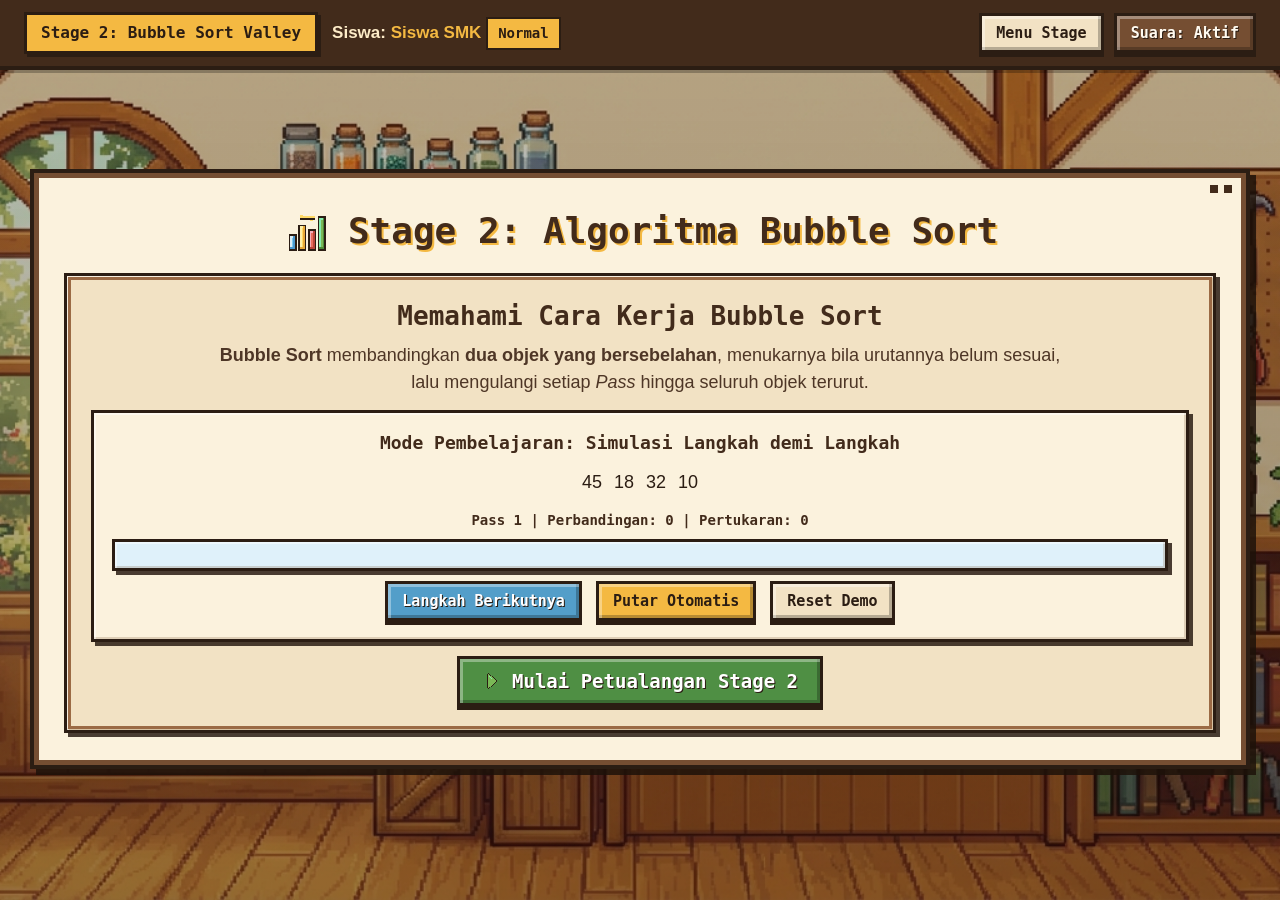
<file: stage2-bubblesort.html>
<!DOCTYPE html>
<html lang="id">
<head>
    <meta charset="UTF-8">
    <meta name="viewport" content="width=device-width, initial-scale=1.0">
    <title>Misi Logika - Stage 2: Algoritma Bubble Sort</title>
    <link rel="icon" type="image/png" href="assets/images/common/mascot.png">
    <link rel="stylesheet" href="css/style.css">
    <link rel="stylesheet" href="css/bubblesort.css">
    <link rel="stylesheet" href="css/platformer.css">
</head>
<body class="latar-bubblesort" data-bgm="music-background-4.mp3">
    <header class="bilah-atas">
        <div class="info-header">
            <span class="lencana-wilayah">Stage 2: Bubble Sort Valley</span>
            <span class="info-pemain-header">Siswa: <strong id="nama-pemain-bs">Siswa SMK</strong> <span id="badge-mode-bs" class="lencana-mode mode-normal">Normal</span></span>
        </div>
        <div class="aksi-header">
            <button type="button" class="tombol tombol-krem tombol-kecil" data-sfx-hover data-sfx-click onclick="pindahHalaman('stages.html', true)">
                Menu Stage
            </button>
            <button type="button" id="tombol-suara" class="tombol tombol-netral tombol-kecil" data-sfx-hover data-sfx-click>
                Suara: Aktif
            </button>
        </div>
    </header>

    <main class="wadah-utama">
        <section class="panel-game" aria-labelledby="judul-stage2">
            <div class="kepala-judul-wilayah">
                <img src="assets/images/common/ui/icon-bubblesort.png" alt="Ikon Bubble Sort" width="52" height="52">
                <h1 id="judul-stage2" class="judul-halaman" style="margin-bottom: 0;">Stage 2: Algoritma Bubble Sort</h1>
            </div>

            <!-- FASE A: Halaman Materi + Mode Pembelajaran Demo Interaktif -->
            <div id="fase-materi-bs" class="panel-materi-briefing">
                <h2 class="judul-panel-sub" style="text-align: center;">Memahami Cara Kerja Bubble Sort</h2>
                <p class="subjudul-halaman" style="margin-bottom: 14px;">
                    <strong>Bubble Sort</strong> membandingkan <strong>dua objek yang bersebelahan</strong>, menukarnya bila urutannya belum sesuai, lalu mengulangi setiap <em>Pass</em> hingga seluruh objek terurut.
                </p>

                <div class="panel-demo-bs">
                    <h3 class="judul-panel-sub" style="font-size: 18px; text-align: center;">Mode Pembelajaran: Simulasi Langkah demi Langkah</h3>
                    <div id="deret-demo-bs" class="deret-demo-bs"></div>
                    <p id="statistik-demo-bs" style="text-align: center; font-family: var(--font-pixel-ui); font-size: 14px; font-weight: 700; color: var(--ui-kayu-gelap); margin-bottom: 8px;"></p>
                    <p id="keterangan-demo-bs" class="kotak-pesan pesan-info" style="margin: 8px 0;"></p>
                    <div class="baris-tombol" style="margin-top: 10px;">
                        <button type="button" id="tombol-demo-langkah" class="tombol tombol-sekunder tombol-kecil" data-sfx-hover data-sfx-click>Langkah Berikutnya</button>
                        <button type="button" id="tombol-demo-auto" class="tombol tombol-aksen tombol-kecil" data-sfx-hover data-sfx-click>Putar Otomatis</button>
                        <button type="button" id="tombol-demo-reset" class="tombol tombol-krem tombol-kecil" data-sfx-hover data-sfx-click>Reset Demo</button>
                    </div>
                </div>

                <div class="baris-tombol" style="margin-top: 14px;">
                    <button type="button" id="tombol-mulai-bs" class="tombol tombol-utama" data-sfx-hover data-sfx-click>
                        <img src="assets/images/common/ui/icon-play.png" alt="" width="22" height="22">
                        Mulai Petualangan Stage 2
                    </button>
                    <button type="button" id="tombol-ulang-bs" class="tombol tombol-krem tersembunyi" data-sfx-hover data-sfx-click>
                        Mulai Ulang dari Awal
                    </button>
                </div>
            </div>

            <!-- FASE B: Arena Platformer 2D Side-Scrolling -->
            <div id="fase-game-bs" class="tersembunyi">
                <div class="hud-platformer" aria-label="Status Pemain Stage 2">
                    <div class="grup-hud-kiri">
                        <div class="kotak-hud-item" title="Nyawa (HP)">
                            <div id="hud-deret-hp" class="deret-hati-hp"></div>
                            <span id="hud-teks-hp">5/5</span>
                        </div>
                        <div class="kotak-hud-item" title="Koin Opsional">
                            <img src="assets/images/common/ui/coin-hud.png" alt="Koin" width="20" height="20">
                            <span id="hud-teks-koin">0/15</span>
                        </div>
                        <div class="kotak-hud-item" title="3 Gerbang Soal">
                            <span>Gerbang:</span>
                            <div id="hud-deret-gerbang" class="deret-gerbang-hud"></div>
                            <span id="hud-teks-gerbang">0/3</span>
                        </div>
                    </div>

                    <div class="grup-hud-kanan">
                        <div class="kotak-hud-item">CP 2: <span id="hud-teks-cp">Belum</span></div>
                        <div class="kotak-hud-item">
                            <img src="assets/images/common/ui/icon-clock.png" alt="" width="18" height="18">
                            <span id="hud-teks-waktu">0 dtk</span>
                        </div>
                        <div class="kotak-hud-item">Skor: <span id="hud-teks-skor">0</span></div>
                        <button type="button" id="tombol-pause-platformer" class="tombol tombol-krem tombol-kecil" data-sfx-hover data-sfx-click>
                            Jeda / Demo
                        </button>
                    </div>
                </div>

                <div class="panggung-canvas-wrapper">
                    <canvas id="platformer-canvas" width="640" height="360" aria-label="Arena Platformer Stage 2 Bubble Sort Valley"></canvas>
                    <div id="toast-canvas-platformer" class="toast-canvas-platformer tersembunyi" role="status"></div>
                </div>

                <div class="bar-kontrol-platformer">
                    <div class="petunjuk-tombol-keyboard">
                        Kontrol: <kbd>A</kbd> Kiri &bull; <kbd>D</kbd> Kanan &bull; <kbd>W</kbd> / <kbd>Space</kbd> Lompat &bull; Injak Slime/Jamur, hindari Bola Energi &amp; Proyektil!
                    </div>
                    <div class="pad-kontrol-sentuh">
                        <button type="button" id="btn-sentuh-kiri" class="tombol-gerak-sentuh" aria-label="Gerak Kiri">
                            <img src="assets/images/common/ui/btn-left.png" alt="Kiri">
                        </button>
                        <button type="button" id="btn-sentuh-kanan" class="tombol-gerak-sentuh" aria-label="Gerak Kanan">
                            <img src="assets/images/common/ui/btn-right.png" alt="Kanan">
                        </button>
                        <button type="button" id="btn-sentuh-lompat" class="tombol-gerak-sentuh" aria-label="Lompat">
                            <img src="assets/images/common/ui/btn-jump.png" alt="Lompat">
                            Lompat
                        </button>
                    </div>
                </div>
            </div>
        </section>
    </main>

    <!-- MODAL PENGHALANG SOAL BUBBLE SORT -->
    <div id="modal-soal-platformer" class="lapisan-modal-pixel tersembunyi" role="dialog" aria-modal="true" aria-labelledby="judul-gerbang-bs">
        <div class="kotak-modal-soal-platformer">
            <div class="header-modal-gerbang">
                <div>
                    <span id="lencana-gerbang-bs" class="badge-arah-sort">Gerbang Sort 1 / 3</span>
                    <h2 id="judul-gerbang-bs" class="judul-panel-sub" style="margin: 6px 0 0;">Buka Gerbang Bubble Sort</h2>
                </div>
                <div style="display: flex; align-items: center; gap: 8px; flex-wrap: wrap;">
                    <span id="badge-arah-bs" class="badge-arah-sort">Terkecil ke Terbesar</span>
                    <span id="badge-hp-modal-gerbang" class="badge-gerbang-hp">HP: 5 / 5</span>
                </div>
            </div>

            <div class="kotak-misi-bs">
                <div>
                    <h3 id="judul-tantangan-bs" class="judul-panel-sub" style="margin-bottom: 4px; font-size: 18px;">Memuat...</h3>
                    <p id="deskripsi-tantangan-bs" style="font-size: 15px; color: var(--ui-teks-sedang);"></p>
                </div>
                <div style="font-family: var(--font-pixel-ui); font-size: 14px; font-weight: 700;">
                    <span id="indikator-pass-bs">Pass 1</span> &bull; Banding: <span id="indikator-banding-bs">0</span> &bull; Tukar: <span id="indikator-tukar-bs">0</span>
                </div>
            </div>

            <div id="baris-pass-bs" class="baris-pass-bs"></div>
            <div id="pesan-umpan-balik-bs" class="kotak-pesan pesan-info" role="status">
                Bandingkan dua objek yang disorot, lalu pilih Tukar Posisi atau Pertahankan Posisi! (Salah = -1 HP)
            </div>

            <div class="arena-objek-bs">
                <div id="deret-kartu-bs" class="deret-kartu-bs" aria-live="polite"></div>
            </div>

            <div class="panel-keputusan-bs">
                <p id="teks-perbandingan-aktif" class="teks-perbandingan-aktif"></p>
                <div class="baris-aksi-bs">
                    <button type="button" id="tombol-tukar-bs" class="tombol tombol-aksen tombol-aksi-bs" data-sfx-hover data-sfx-click>
                        <img src="assets/images/stage-2-bubble-sort/indicators/swap.png" alt="" width="24" height="24">
                        Tukar Posisi (Swap)
                    </button>
                    <button type="button" id="tombol-pertahankan-bs" class="tombol tombol-utama tombol-aksi-bs" data-sfx-hover data-sfx-click>
                        <img src="assets/images/common/ui/icon-check.png" alt="" width="24" height="24">
                        Pertahankan Posisi
                    </button>
                    <button type="button" id="tombol-buka-gerbang-bs" class="tombol tombol-sekunder tersembunyi" data-sfx-hover data-sfx-click>
                        Buka Gerbang &amp; Lanjutkan
                    </button>
                </div>
            </div>
        </div>
    </div>

    <!-- Modal Pause -->
    <div id="modal-pause-platformer" class="lapisan-modal-pixel tersembunyi" role="dialog" aria-modal="true" aria-labelledby="judul-pause-bs">
        <div class="kotak-modal-pixel">
            <span class="lencana-modal-info">Permainan Dijeda</span>
            <h2 id="judul-pause-bs" class="judul-modal-pixel">Jeda — Stage 2 Bubble Sort</h2>
            <p class="teks-modal-pixel">Gunakan mode Demo jika ingin meninjau ulang cara kerja perbandingan dan pertukaran Bubble Sort.</p>
            <div class="aksi-modal-pixel">
                <button type="button" id="tombol-lanjut-pause" class="tombol tombol-utama" data-sfx-hover data-sfx-click>Lanjutkan</button>
                <button type="button" id="tombol-buka-materi-bs" class="tombol tombol-krem" data-sfx-hover data-sfx-click>Mode Belajar (Demo)</button>
                <button type="button" id="tombol-ulang-pause" class="tombol tombol-sekunder" data-sfx-hover data-sfx-click>Ulangi Stage</button>
                <button type="button" class="tombol tombol-netral" data-sfx-hover data-sfx-click onclick="pindahHalaman('stages.html', true)">Menu Stage</button>
            </div>
        </div>
    </div>

    <!-- Modal Game Over -->
    <div id="modal-gameover-platformer" class="lapisan-modal-pixel tersembunyi" role="dialog" aria-modal="true" aria-labelledby="judul-go-bs">
        <div class="kotak-modal-pixel">
            <span class="lencana-modal-bahaya">Game Over</span>
            <h2 id="judul-go-bs" class="judul-modal-pixel">Nyawa Habis!</h2>
            <p id="teks-gameover-platformer" class="teks-modal-pixel"></p>
            <div class="aksi-modal-pixel">
                <button type="button" id="tombol-respawn-platformer" class="tombol tombol-utama" data-sfx-hover data-sfx-click>Respawn</button>
                <button type="button" id="tombol-ulang-gameover" class="tombol tombol-netral" data-sfx-hover data-sfx-click>Reset Stage</button>
            </div>
        </div>
    </div>

    <!-- Modal Kemenangan Stage 2 -->
    <div id="modal-menang-platformer" class="lapisan-modal-pixel tersembunyi" role="dialog" aria-modal="true" aria-labelledby="judul-menang-bs">
        <div class="kotak-modal-pixel">
            <span class="lencana-modal-info">Stage Selesai!</span>
            <h2 id="judul-menang-bs" class="judul-modal-pixel">Stage 2: Bubble Sort Valley Berhasil!</h2>
            <p class="teks-modal-pixel">Seluruh 3 gerbang sorting terbuka dan garis finish tercapai!</p>
            <div class="grid-stat-akhir-stage">
                <div class="kartu-stat-stage"><span>Skor Stage</span><strong id="menang-skor-stage">0 / 100</strong></div>
                <div class="kartu-stat-stage"><span>Koin</span><strong id="menang-koin-stage">0 / 15</strong></div>
                <div class="kartu-stat-stage"><span>Sisa HP</span><strong id="menang-hp-stage">5 / 5</strong></div>
                <div class="kartu-stat-stage"><span>Waktu</span><strong id="menang-waktu-stage">0 dtk</strong></div>
            </div>
            <div class="aksi-modal-pixel">
                <button type="button" id="tombol-ke-stage3" class="tombol tombol-utama" data-sfx-hover data-sfx-click onclick="pindahHalaman('stage3-dos.html', true)">
                    Lanjut ke Stage 3: DOS Terminal
                </button>
                <button type="button" class="tombol tombol-netral" data-sfx-hover data-sfx-click onclick="pindahHalaman('stages.html', true)">
                    Menu Stage
                </button>
            </div>
        </div>
    </div>

    <script src="js/penyimpanan.js"></script>
    <script src="js/audio.js"></script>
    <script src="js/navigasi.js"></script>
    <script src="js/bubblesort-data.js"></script>
    <script src="js/bubblesort-logic.js"></script>
    <script src="js/platformer-assets.js"></script>
    <script src="js/platformer-levels.js"></script>
    <script src="js/platformer-engine.js"></script>
    <script src="js/platformer-runner.js"></script>
    <script src="js/bubblesort-ui.js"></script>
</body>
</html>
</file>
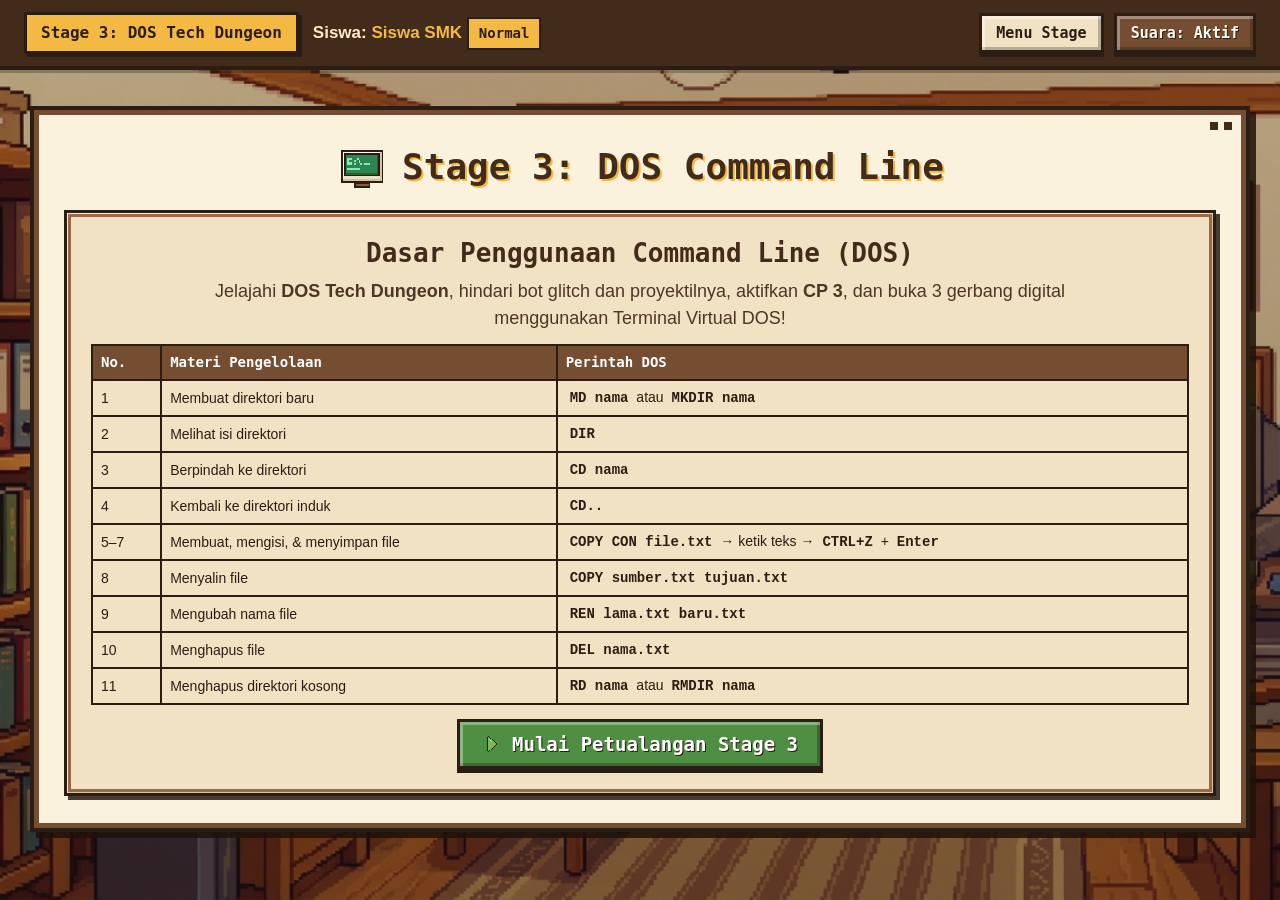
<file: stage3-dos.html>
<!DOCTYPE html>
<html lang="id">
<head>
    <meta charset="UTF-8">
    <meta name="viewport" content="width=device-width, initial-scale=1.0">
    <title>Misi Logika - Stage 3: DOS Command Line</title>
    <link rel="icon" type="image/png" href="assets/images/common/mascot.png">
    <link rel="stylesheet" href="css/style.css">
    <link rel="stylesheet" href="css/dos.css">
    <link rel="stylesheet" href="css/platformer.css">
</head>
<body class="latar-dos" data-bgm="music-background-7.mp3">
    <header class="bilah-atas">
        <div class="info-header">
            <span class="lencana-wilayah">Stage 3: DOS Tech Dungeon</span>
            <span class="info-pemain-header">Siswa: <strong id="nama-pemain-dos">Siswa SMK</strong> <span id="badge-mode-dos" class="lencana-mode mode-normal">Normal</span></span>
        </div>
        <div class="aksi-header">
            <button type="button" class="tombol tombol-krem tombol-kecil" data-sfx-hover data-sfx-click onclick="pindahHalaman('stages.html', true)">
                Menu Stage
            </button>
            <button type="button" id="tombol-suara" class="tombol tombol-netral tombol-kecil" data-sfx-hover data-sfx-click>
                Suara: Aktif
            </button>
        </div>
    </header>

    <main class="wadah-utama">
        <section class="panel-game" aria-labelledby="judul-stage3">
            <div class="kepala-judul-wilayah">
                <img src="assets/images/common/ui/icon-dos.png" alt="Ikon Terminal DOS" width="52" height="52">
                <h1 id="judul-stage3" class="judul-halaman" style="margin-bottom: 0;">Stage 3: DOS Command Line</h1>
            </div>

            <!-- FASE A: Halaman Materi 11 Perintah Wajib DOS -->
            <div id="fase-materi-dos" class="panel-materi-briefing">
                <h2 class="judul-panel-sub" style="text-align: center;">Dasar Penggunaan Command Line (DOS)</h2>
                <p class="subjudul-halaman" style="margin-bottom: 12px;">
                    Jelajahi <strong>DOS Tech Dungeon</strong>, hindari bot glitch dan proyektilnya, aktifkan <strong>CP 3</strong>, dan buka 3 gerbang digital menggunakan Terminal Virtual DOS!
                </p>

                <table class="tabel-referensi-dos" aria-label="Daftar 11 materi perintah DOS">
                    <thead>
                        <tr><th>No.</th><th>Materi Pengelolaan</th><th>Perintah DOS</th></tr>
                    </thead>
                    <tbody>
                        <tr><td>1</td><td>Membuat direktori baru</td><td><code>MD nama</code> atau <code>MKDIR nama</code></td></tr>
                        <tr><td>2</td><td>Melihat isi direktori</td><td><code>DIR</code></td></tr>
                        <tr><td>3</td><td>Berpindah ke direktori</td><td><code>CD nama</code></td></tr>
                        <tr><td>4</td><td>Kembali ke direktori induk</td><td><code>CD..</code></td></tr>
                        <tr><td>5–7</td><td>Membuat, mengisi, &amp; menyimpan file</td><td><code>COPY CON file.txt</code> &rarr; ketik teks &rarr; <code>CTRL+Z</code> + <code>Enter</code></td></tr>
                        <tr><td>8</td><td>Menyalin file</td><td><code>COPY sumber.txt tujuan.txt</code></td></tr>
                        <tr><td>9</td><td>Mengubah nama file</td><td><code>REN lama.txt baru.txt</code></td></tr>
                        <tr><td>10</td><td>Menghapus file</td><td><code>DEL nama.txt</code></td></tr>
                        <tr><td>11</td><td>Menghapus direktori kosong</td><td><code>RD nama</code> atau <code>RMDIR nama</code></td></tr>
                    </tbody>
                </table>

                <div class="baris-tombol" style="margin-top: 14px;">
                    <button type="button" id="tombol-mulai-dos" class="tombol tombol-utama" data-sfx-hover data-sfx-click>
                        <img src="assets/images/common/ui/icon-play.png" alt="" width="22" height="22">
                        Mulai Petualangan Stage 3
                    </button>
                    <button type="button" id="tombol-ulang-dos" class="tombol tombol-krem tersembunyi" data-sfx-hover data-sfx-click>
                        Mulai Ulang dari Awal
                    </button>
                </div>
            </div>

            <!-- FASE B: Arena Platformer 2D Side-Scrolling -->
            <div id="fase-game-dos" class="tersembunyi">
                <div class="hud-platformer" aria-label="Status Pemain Stage 3">
                    <div class="grup-hud-kiri">
                        <div class="kotak-hud-item" title="Nyawa (HP)">
                            <div id="hud-deret-hp" class="deret-hati-hp"></div>
                            <span id="hud-teks-hp">5/5</span>
                        </div>
                        <div class="kotak-hud-item" title="Koin Opsional">
                            <img src="assets/images/common/ui/coin-hud.png" alt="Koin" width="20" height="20">
                            <span id="hud-teks-koin">0/15</span>
                        </div>
                        <div class="kotak-hud-item" title="3 Gerbang Terminal">
                            <span>Gerbang:</span>
                            <div id="hud-deret-gerbang" class="deret-gerbang-hud"></div>
                            <span id="hud-teks-gerbang">0/3</span>
                        </div>
                    </div>

                    <div class="grup-hud-kanan">
                        <div class="kotak-hud-item">CP 3: <span id="hud-teks-cp">Belum</span></div>
                        <div class="kotak-hud-item">
                            <img src="assets/images/common/ui/icon-clock.png" alt="" width="18" height="18">
                            <span id="hud-teks-waktu">0 dtk</span>
                        </div>
                        <div class="kotak-hud-item">Skor: <span id="hud-teks-skor">0</span></div>
                        <button type="button" id="tombol-pause-platformer" class="tombol tombol-krem tombol-kecil" data-sfx-hover data-sfx-click>
                            Jeda / Materi
                        </button>
                    </div>
                </div>

                <div class="panggung-canvas-wrapper">
                    <canvas id="platformer-canvas" width="640" height="360" aria-label="Arena Platformer Stage 3 DOS Tech Dungeon"></canvas>
                    <div id="toast-canvas-platformer" class="toast-canvas-platformer tersembunyi" role="status"></div>
                </div>

                <div class="bar-kontrol-platformer">
                    <div class="petunjuk-tombol-keyboard">
                        Kontrol: <kbd>A</kbd> Kiri &bull; <kbd>D</kbd> Kanan &bull; <kbd>W</kbd> / <kbd>Space</kbd> Lompat &bull; Injak Bot Roda, hindari Glitch &amp; proyektil!
                    </div>
                    <div class="pad-kontrol-sentuh">
                        <button type="button" id="btn-sentuh-kiri" class="tombol-gerak-sentuh" aria-label="Gerak Kiri">
                            <img src="assets/images/common/ui/btn-left.png" alt="Kiri">
                        </button>
                        <button type="button" id="btn-sentuh-kanan" class="tombol-gerak-sentuh" aria-label="Gerak Kanan">
                            <img src="assets/images/common/ui/btn-right.png" alt="Kanan">
                        </button>
                        <button type="button" id="btn-sentuh-lompat" class="tombol-gerak-sentuh" aria-label="Lompat">
                            <img src="assets/images/common/ui/btn-jump.png" alt="Lompat">
                            Lompat
                        </button>
                    </div>
                </div>
            </div>
        </section>
    </main>

    <!-- MODAL PENGHALANG TERMINAL DOS -->
    <div id="modal-soal-platformer" class="lapisan-modal-pixel tersembunyi" role="dialog" aria-modal="true" aria-labelledby="judul-gerbang-dos">
        <div class="kotak-modal-soal-platformer">
            <div class="header-modal-gerbang">
                <div>
                    <span id="lencana-gerbang-dos" class="badge-materi-dos">Gerbang Terminal 1 / 3</span>
                    <h2 id="judul-gerbang-dos" class="judul-panel-sub" style="margin: 4px 0 0;">Buka Gerbang Terminal DOS</h2>
                </div>
                <span id="badge-hp-modal-gerbang" class="badge-gerbang-hp">HP: 5 / 5</span>
            </div>

            <div class="kotak-misi-dos">
                <div>
                    <span id="badge-materi-dos" class="badge-materi-dos">Langkah 1 / 3</span>
                    <h3 id="judul-misi-dos" class="judul-panel-sub" style="margin-bottom: 4px; font-size: 18px;">Misi Terminal</h3>
                    <p id="instruksi-misi-dos" style="font-size: 15px; font-weight: 700; color: var(--ui-teks-gelap);"></p>
                </div>
                <div style="display: flex; gap: 8px; flex-wrap: wrap;">
                    <button type="button" id="tombol-bantuan-dos" class="tombol tombol-sekunder tombol-kecil" data-sfx-hover data-sfx-click>
                        <img src="assets/images/common/ui/icon-hint.png" alt="" width="18" height="18">
                        Petunjuk
                    </button>
                    <button type="button" id="tombol-buka-gerbang-dos" class="tombol tombol-aksen tombol-kecil tersembunyi" data-sfx-hover data-sfx-click>
                        Buka Gerbang &amp; Lanjutkan
                    </button>
                </div>
            </div>

            <p id="teks-petunjuk-inline-dos" class="kotak-pesan pesan-peringatan tersembunyi" style="margin-bottom: 10px;"></p>

            <div id="pesan-umpan-balik-dos" class="kotak-pesan pesan-info" role="status">
                Ketik perintah DOS pada terminal virtual di bawah. Perintah tidak valid mengurangi 1 HP!
            </div>

            <div class="layout-dos">
                <div class="bingkai-terminal-dos">
                    <div class="bar-judul-terminal">
                        <span>Command Prompt Virtual — MS-DOS Simulation</span>
                        <span>C:\SISWA</span>
                    </div>
                    <div id="layar-terminal-dos" class="layar-terminal-dos" aria-live="polite" style="height: 210px;"></div>
                    <div class="baris-input-dos">
                        <span id="prompt-dos" class="prompt-dos">C:\SISWA&gt;</span>
                        <input
                            type="text"
                            id="input-perintah-dos"
                            class="input-perintah-dos"
                            placeholder="Ketik perintah DOS lalu Enter..."
                            autocomplete="off"
                            spellcheck="false"
                            aria-label="Input perintah DOS"
                        >
                    </div>
                    <div class="bar-kontrol-dos">
                        <span style="font-family: var(--font-terminal); font-size: 12px; color: #a7d9b8;">
                            Enter = Jalankan &bull; &uarr;/&darr; = Riwayat &bull; HELP = Bantuan
                        </span>
                        <div style="display: flex; gap: 8px;">
                            <button type="button" id="tombol-ctrlz-dos" class="tombol tombol-aksen tombol-kecil tersembunyi" data-sfx-click>
                                ^Z + Simpan (Ctrl+Z)
                            </button>
                            <button type="button" id="tombol-kirim-dos" class="tombol tombol-utama tombol-kecil" data-sfx-click>
                                Jalankan (Enter)
                            </button>
                        </div>
                    </div>
                </div>

                <aside class="panel-vfs-dos">
                    <div class="header-vfs-dos">
                        <img src="assets/images/stage-3-dos/computers/retro-pc.png" alt="Komputer Retro" width="44" height="44">
                        <div>
                            <h3 class="judul-panel-sub" style="font-size: 16px; margin-bottom: 2px;">Direktori Virtual</h3>
                            <span style="font-size: 13px; color: var(--ui-teks-sedang);">Pembaruan langsung</span>
                        </div>
                    </div>
                    <div id="jalur-aktif-vfs" class="jalur-aktif-vfs">Lokasi Aktif: C:\SISWA</div>
                    <div id="pohon-direktori-vfs" class="pohon-direktori-vfs" style="max-height: 170px; overflow-y: auto;"></div>
                </aside>
            </div>
        </div>
    </div>

    <!-- Modal Pause -->
    <div id="modal-pause-platformer" class="lapisan-modal-pixel tersembunyi" role="dialog" aria-modal="true" aria-labelledby="judul-pause-dos">
        <div class="kotak-modal-pixel">
            <span class="lencana-modal-info">Permainan Dijeda</span>
            <h2 id="judul-pause-dos" class="judul-modal-pixel">Jeda — Stage 3 DOS Terminal</h2>
            <p class="teks-modal-pixel">Buka kembali tabel referensi 11 perintah DOS jika butuh pengingat sintaks sebelum menghadapi gerbang terminal.</p>
            <div class="aksi-modal-pixel">
                <button type="button" id="tombol-lanjut-pause" class="tombol tombol-utama" data-sfx-hover data-sfx-click>Lanjutkan</button>
                <button type="button" id="tombol-buka-materi-dos" class="tombol tombol-krem" data-sfx-hover data-sfx-click>Referensi Perintah</button>
                <button type="button" id="tombol-ulang-pause" class="tombol tombol-sekunder" data-sfx-hover data-sfx-click>Ulangi Stage</button>
                <button type="button" class="tombol tombol-netral" data-sfx-hover data-sfx-click onclick="pindahHalaman('stages.html', true)">Menu Stage</button>
            </div>
        </div>
    </div>

    <!-- Modal Game Over -->
    <div id="modal-gameover-platformer" class="lapisan-modal-pixel tersembunyi" role="dialog" aria-modal="true" aria-labelledby="judul-go-dos">
        <div class="kotak-modal-pixel">
            <span class="lencana-modal-bahaya">Game Over</span>
            <h2 id="judul-go-dos" class="judul-modal-pixel">Nyawa Habis!</h2>
            <p id="teks-gameover-platformer" class="teks-modal-pixel"></p>
            <div class="aksi-modal-pixel">
                <button type="button" id="tombol-respawn-platformer" class="tombol tombol-utama" data-sfx-hover data-sfx-click>Respawn</button>
                <button type="button" id="tombol-ulang-gameover" class="tombol tombol-netral" data-sfx-hover data-sfx-click>Reset Stage</button>
            </div>
        </div>
    </div>

    <!-- Modal Kemenangan Akhir Stage 3 -->
    <div id="modal-menang-platformer" class="lapisan-modal-pixel tersembunyi" role="dialog" aria-modal="true" aria-labelledby="judul-menang-dos">
        <div class="kotak-modal-pixel">
            <span class="lencana-modal-info">Semua Stage Tamat!</span>
            <h2 id="judul-menang-dos" class="judul-modal-pixel">Stage 3: DOS Tech Dungeon Selesai!</h2>
            <p class="teks-modal-pixel">Selamat! Kamu menaklukkan dunia DOS dan menguasai 11 perintah Command Line dasar!</p>
            <div class="grid-stat-akhir-stage">
                <div class="kartu-stat-stage"><span>Skor Stage</span><strong id="menang-skor-stage">0 / 100</strong></div>
                <div class="kartu-stat-stage"><span>Koin</span><strong id="menang-koin-stage">0 / 15</strong></div>
                <div class="kartu-stat-stage"><span>Sisa HP</span><strong id="menang-hp-stage">5 / 5</strong></div>
                <div class="kartu-stat-stage"><span>Waktu</span><strong id="menang-waktu-stage">0 dtk</strong></div>
            </div>
            <div class="aksi-modal-pixel">
                <button type="button" id="tombol-ke-hasil" class="tombol tombol-utama" data-sfx-hover data-sfx-click onclick="pindahHalaman('hasil.html', true)">
                    <img src="assets/images/common/ui/icon-trophy.png" alt="" width="22" height="22">
                    Lihat Rekap Kemenangan Akhir
                </button>
                <button type="button" class="tombol tombol-netral" data-sfx-hover data-sfx-click onclick="pindahHalaman('stages.html', true)">
                    Menu Stage
                </button>
            </div>
        </div>
    </div>

    <script src="js/penyimpanan.js"></script>
    <script src="js/audio.js"></script>
    <script src="js/navigasi.js"></script>
    <script src="js/dos-vfs.js"></script>
    <script src="js/platformer-assets.js"></script>
    <script src="js/platformer-levels.js"></script>
    <script src="js/platformer-engine.js"></script>
    <script src="js/platformer-runner.js"></script>
    <script src="js/dos-ui.js"></script>
</body>
</html>
</file>
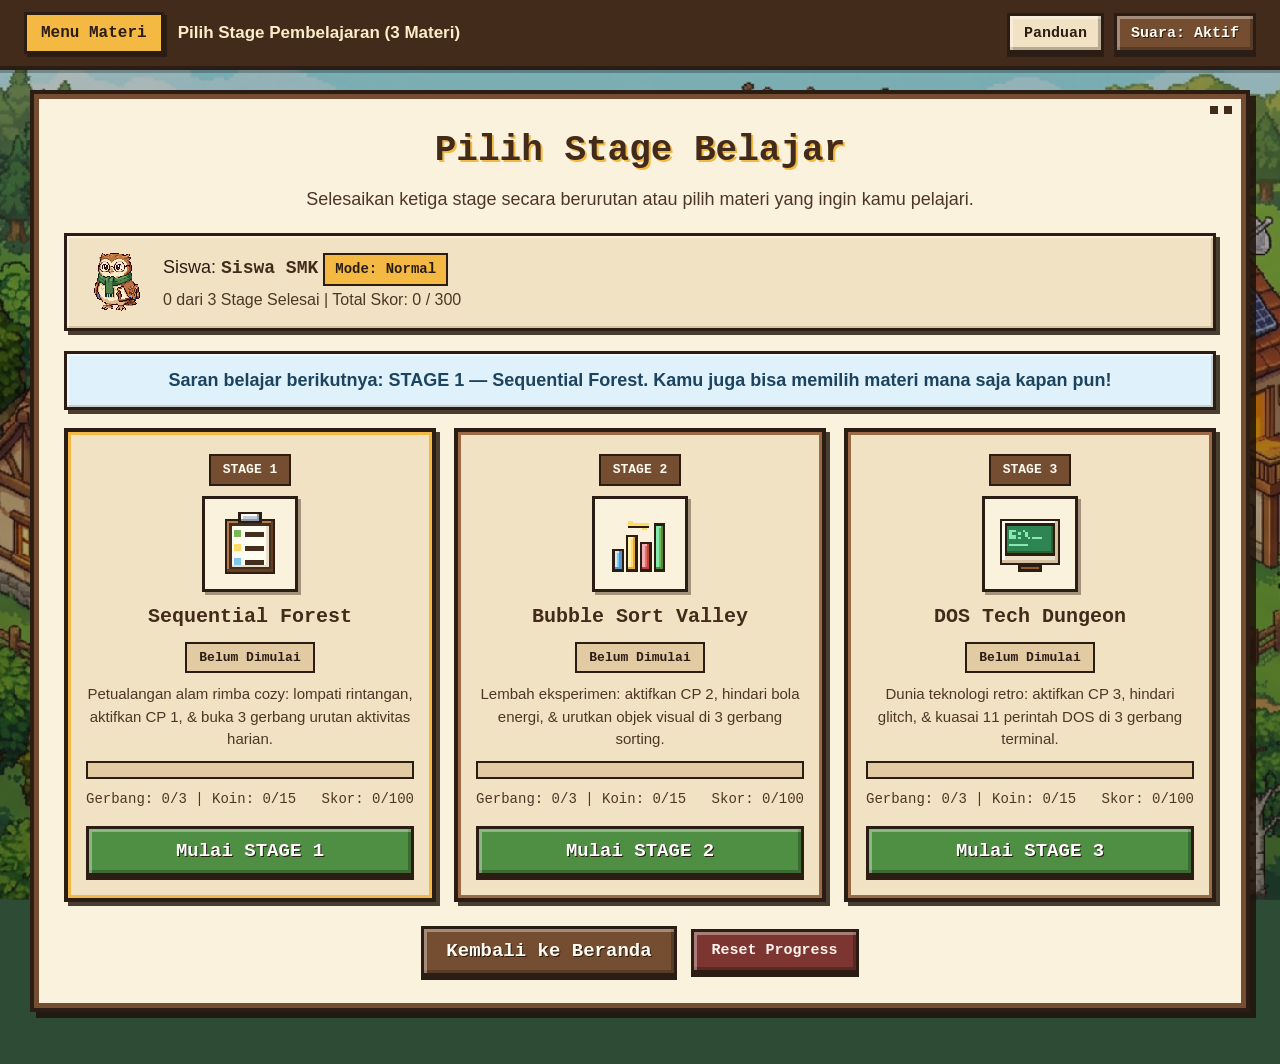
<file: stages.html>
<!DOCTYPE html>
<html lang="id">
<head>
    <meta charset="UTF-8">
    <meta name="viewport" content="width=device-width, initial-scale=1.0">
    <title>Misi Logika - Pemilihan 3 Stage Pembelajaran</title>
    <link rel="icon" type="image/png" href="assets/images/common/mascot.png">
    <link rel="stylesheet" href="css/style.css">
    <link rel="stylesheet" href="css/menu.css">
</head>
<body class="latar-stages" data-bgm="music-background-2.mp3">
    <header class="bilah-atas">
        <div class="info-header">
            <span class="lencana-wilayah">Menu Materi</span>
            <span class="info-pemain-header">Pilih Stage Pembelajaran (3 Materi)</span>
        </div>
        <div class="aksi-header">
            <button
                type="button"
                class="tombol tombol-krem tombol-kecil"
                data-sfx-hover
                data-sfx-click
                onclick="pindahHalaman('petunjuk.html', false)"
            >
                Panduan
            </button>
            <button type="button" id="tombol-suara" class="tombol tombol-netral tombol-kecil" data-sfx-hover data-sfx-click>
                Suara: Aktif
            </button>
        </div>
    </header>

    <main class="wadah-utama">
        <section class="panel-game" aria-labelledby="judul-stages">
            <h1 id="judul-stages" class="judul-halaman">Pilih Stage Belajar</h1>
            <p class="subjudul-halaman">
                Selesaikan ketiga stage secara berurutan atau pilih materi yang ingin kamu pelajari.
            </p>

            <div class="ringkasan-penjelajah-peta">
                <div class="profil-peta">
                    <img
                        src="assets/images/common/mascot.png"
                        alt="Maskot Misi Logika"
                        width="64"
                        height="64"
                    >
                    <div>
                        <div>Siswa: <strong id="nama-pemain-stages">Siswa SMK</strong> <span id="badge-mode-stages" class="lencana-mode mode-normal">Mode: Normal</span></div>
                        <div id="ringkasan-progres-stages" style="font-size: 16px; color: var(--ui-teks-sedang); margin-top: 2px;">
                            0 dari 3 Stage Selesai | Total Skor: 0 / 300
                        </div>
                    </div>
                </div>

                <div class="aksi-header">
                    <button
                        type="button"
                        id="tombol-lihat-hasil-stages"
                        class="tombol tombol-aksen tombol-kecil tersembunyi"
                        data-sfx-hover
                        data-sfx-click
                    >
                        <img src="assets/images/common/ui/icon-trophy.png" alt="Hasil" width="22" height="22">
                        Hasil Akhir
                    </button>
                </div>
            </div>

            <div id="pesan-maskot-stages" class="kotak-pesan pesan-info" role="status">
                Pilih Stage 1 untuk memulai perjalanan Computational Thinking!
            </div>

            <!-- Tepat 3 Stage Pembelajaran -->
            <div id="grid-tiga-stage" class="grid-tiga-stage"></div>

            <div class="baris-tombol">
                <button
                    type="button"
                    class="tombol tombol-netral"
                    data-sfx-hover
                    data-sfx-click
                    onclick="pindahHalaman('index.html', true)"
                >
                    Kembali ke Beranda
                </button>
                <button
                    type="button"
                    id="tombol-reset-progres"
                    class="tombol tombol-reset-progres"
                    data-sfx-hover
                    data-sfx-click
                >
                    Reset Progress
                </button>
            </div>
        </section>
    </main>

    <!-- Dialog Konfirmasi Reset Progress -->
    <div
        id="modal-konfirmasi-reset"
        class="lapisan-modal-pixel tersembunyi"
        role="dialog"
        aria-modal="true"
        aria-labelledby="judul-modal-reset"
        aria-describedby="pesan-modal-reset"
    >
        <div class="kotak-modal-pixel">
            <span class="lencana-modal-bahaya">Konfirmasi Reset</span>
            <h2 id="judul-modal-reset" class="judul-modal-pixel">Reset Progres Belajar?</h2>
            <p id="pesan-modal-reset" class="teks-modal-pixel">
                Semua skor dan progres pada ketiga stage akan dihapus. Tindakan ini tidak dapat dibatalkan.
            </p>
            <div class="aksi-modal-pixel">
                <button type="button" id="tombol-batal-reset" class="tombol tombol-netral" data-sfx-hover data-sfx-click>
                    Batal
                </button>
                <button type="button" id="tombol-konfirmasi-reset" class="tombol tombol-bahaya" data-sfx-hover data-sfx-click>
                    Ya, Reset Semua
                </button>
            </div>
        </div>
    </div>

    <script src="js/penyimpanan.js"></script>
    <script src="js/audio.js"></script>
    <script src="js/navigasi.js"></script>
    <script src="js/menu.js"></script>
</body>
</html>
</file>
<file: css/style.css>
/**
 * File: css/style.css
 * Deskripsi: Sistem Desain Cozy Pixel Art untuk "Misi Logika" (Siswa Kelas X SMK).
 * Terinspirasi palet hangat Stardew Valley: hijau alami, krem hangat, cokelat kayu,
 * biru langit, dan aksen pastel yang nyaman dibaca dengan pixel scaling tajam.
 */

/* Tipografi pixel art memakai fallback lokal yang rapi serta bebas blokir jaringan offline */

:root {
    /* Tipografi Pixel Art & Baca */
    --font-pixel-judul: "Press Start 2P", "Silkscreen", monospace;
    --font-pixel-ui: "Silkscreen", "Pixelify Sans", monospace;
    --font-pixel-baca: "Pixelify Sans", "Trebuchet MS", "Segoe UI", sans-serif;
    --font-terminal: "Consolas", "Courier New", "Lucida Console", monospace;

    /* Skala Tipografi Nyaman untuk Desktop, Tablet, & HP */
    --ukuran-judul-halaman: clamp(24px, 3vw, 36px);
    --ukuran-nama-wilayah: clamp(20px, 2.3vw, 26px);
    --ukuran-pertanyaan: clamp(19px, 2vw, 24px);
    --ukuran-tombol: clamp(16px, 1.6vw, 19px);
    --ukuran-instruksi: clamp(16px, 1.5vw, 18px);
    --ukuran-dialog: clamp(16px, 1.5vw, 18px);
    --ukuran-label: 15px;

    /* Palet Cozy Pixel Art (Stardew-inspired: Kayu Hangat, Krem, Hijau Alami, Biru Langit) */
    --ui-latar-dasar: #2a3b2e;
    --ui-kayu-gelap: #422b1b;
    --ui-kayu-panel: #593a24;
    --ui-kayu-sedang: #754e32;
    --ui-kayu-terang: #9b6a44;
    --ui-krem-kartu: #fbf2dd;
    --ui-krem-lembut: #f2e2c4;
    --ui-krem-gelap: #e2caa3;
    --ui-teks-gelap: #2b1d13;
    --ui-teks-sedang: #4e3626;
    --ui-teks-terang: #fffaf0;
    --ui-teks-krem: #fdecc8;
    --ui-garis-pixel: #2b1d13;

    /* Aksen Warna Edukatif & Status */
    --warna-hijau-alami: #4f8f44;
    --warna-hijau-cerah: #6ab04c;
    --warna-hijau-gelap: #2d5a2e;
    --warna-hijau-pastel: #d9f0cd;
    --warna-biru-langit: #539ec9;
    --warna-biru-pastel: #dff1fa;
    --warna-emas-hangat: #f4b942;
    --warna-kuning-pastel: #fff4cc;
    --warna-oranye-hangat: #e07a48;
    --warna-merah-lembut: #c8524b;
    --warna-merah-pastel: #fbe2df;

    /* Bayangan Pixel Art Tegas (Tanpa Blur) */
    --bayangan-panel:
        inset 3px 3px 0px rgba(255, 248, 228, 0.25),
        inset -3px -3px 0px rgba(32, 18, 10, 0.4),
        6px 6px 0px rgba(30, 18, 10, 0.85);
    --bayangan-kartu:
        inset 2px 2px 0px rgba(255, 255, 255, 0.45),
        inset -2px -2px 0px rgba(120, 82, 48, 0.22),
        4px 4px 0px rgba(43, 29, 19, 0.85);
    --bayangan-tombol:
        inset 3px 3px 0px rgba(255, 255, 255, 0.35),
        inset -3px -3px 0px rgba(0, 0, 0, 0.25),
        0 4px 0px var(--ui-garis-pixel);
    --bayangan-tombol-tekan:
        inset 2px 2px 0px rgba(0, 0, 0, 0.3),
        0 1px 0px var(--ui-garis-pixel);
}

* {
    box-sizing: border-box;
    margin: 0;
    padding: 0;
}

body {
    font-family: var(--font-pixel-baca);
    font-size: var(--ukuran-instruksi);
    color: var(--ui-teks-gelap);
    min-height: 100vh;
    display: flex;
    flex-direction: column;
    background-color: var(--ui-latar-dasar);
    background-size: cover;
    background-position: center;
    background-repeat: no-repeat;
    background-attachment: fixed;
    position: relative;
    line-height: 1.5;
    overflow-x: hidden;
}

/* Lapisan hangat lembut agar latar cozy tetap nyaman dan konten menonjol */
body::before {
    content: "";
    position: fixed;
    inset: 0;
    background: linear-gradient(180deg, rgba(38, 28, 18, 0.28) 0%, rgba(32, 24, 16, 0.44) 100%);
    z-index: 0;
    pointer-events: none;
}

/* Bilah Atas Navigasi */
.bilah-atas {
    position: relative;
    z-index: 5;
    display: flex;
    justify-content: space-between;
    align-items: center;
    flex-wrap: wrap;
    gap: 12px;
    padding: 12px 24px;
    background-color: var(--ui-kayu-gelap);
    border-bottom: 4px solid var(--ui-garis-pixel);
    box-shadow: 0 3px 0 rgba(0, 0, 0, 0.25);
    color: var(--ui-teks-terang);
}

.info-header {
    display: flex;
    align-items: center;
    gap: 14px;
    flex-wrap: wrap;
}

.lencana-wilayah {
    font-family: var(--font-pixel-ui);
    background-color: var(--warna-emas-hangat);
    color: var(--ui-teks-gelap);
    font-weight: 700;
    padding: 6px 14px;
    border: 3px solid var(--ui-garis-pixel);
    box-shadow: 3px 3px 0 var(--ui-garis-pixel);
    font-size: 16px;
}

.info-pemain-header {
    font-family: var(--font-pixel-baca);
    font-size: 17px;
    font-weight: 700;
    color: var(--ui-teks-krem);
}

.info-pemain-header strong {
    color: var(--warna-emas-hangat);
}

.aksi-header {
    display: flex;
    align-items: center;
    gap: 10px;
    flex-wrap: wrap;
}

/* Kontainer Utama */
.wadah-utama {
    position: relative;
    z-index: 2;
    width: 100%;
    max-width: 1260px;
    margin: 20px auto;
    padding: 0 20px 32px;
    flex: 1;
    display: flex;
    flex-direction: column;
    justify-content: center;
}

/* Panel Game Utama Bergaya Bingkai Kayu & Krem Stardew */
.panel-game {
    position: relative;
    background-color: var(--ui-krem-kartu);
    border: 4px solid var(--ui-garis-pixel);
    outline: 5px solid var(--ui-kayu-sedang);
    outline-offset: -9px;
    box-shadow: var(--bayangan-panel);
    padding: 32px 30px;
    color: var(--ui-teks-gelap);
    animation: munculPanelPixel 0.18s steps(3, end);
}

/* Aksen paku kayu di sudut panel */
.panel-game::after {
    content: "";
    position: absolute;
    top: 12px;
    right: 14px;
    width: 8px;
    height: 8px;
    background-color: var(--ui-kayu-gelap);
    box-shadow: -14px 0 0 var(--ui-kayu-gelap);
    pointer-events: none;
}

.kepala-judul-wilayah {
    display: flex;
    align-items: center;
    justify-content: center;
    gap: 14px;
    margin-bottom: 16px;
    flex-wrap: wrap;
}

.judul-halaman {
    font-family: var(--font-pixel-judul);
    font-size: var(--ukuran-judul-halaman);
    line-height: 1.4;
    color: var(--ui-kayu-gelap);
    text-shadow: 2px 2px 0px var(--warna-emas-hangat);
    margin-bottom: 10px;
    text-align: center;
}

.subjudul-halaman {
    font-family: var(--font-pixel-baca);
    font-size: var(--ukuran-instruksi);
    color: var(--ui-teks-sedang);
    text-align: center;
    margin-bottom: 20px;
    max-width: 860px;
    margin-left: auto;
    margin-right: auto;
}

.judul-panel-sub {
    font-family: var(--font-pixel-ui);
    font-size: var(--ukuran-nama-wilayah);
    line-height: 1.3;
    color: var(--ui-kayu-gelap);
    margin-bottom: 8px;
}

.subteks-panel {
    font-size: var(--ukuran-instruksi);
    color: var(--ui-teks-sedang);
    margin-bottom: 14px;
}

/* Tombol Pixel Art Taktil */
.tombol {
    font-family: var(--font-pixel-ui);
    display: inline-flex;
    align-items: center;
    justify-content: center;
    gap: 8px;
    min-height: 48px;
    min-width: 48px;
    padding: 11px 22px;
    font-size: var(--ukuran-tombol);
    font-weight: 700;
    border: 3px solid var(--ui-garis-pixel);
    cursor: pointer;
    text-decoration: none;
    box-shadow: var(--bayangan-tombol);
    user-select: none;
    position: relative;
    transition: transform 0.08s steps(2, end), background-color 0.08s steps(2, end);
}

.tombol:hover:not(:disabled) {
    filter: brightness(1.06);
}

.tombol:active:not(:disabled) {
    transform: translateY(3px);
    box-shadow: var(--bayangan-tombol-tekan);
}

.tombol:focus-visible {
    outline: 3px dashed var(--warna-biru-langit);
    outline-offset: 3px;
}

.tombol:disabled {
    opacity: 0.45;
    cursor: not-allowed;
    box-shadow: none;
}

.tombol-utama {
    background-color: var(--warna-hijau-alami);
    color: #ffffff;
    text-shadow: 1px 1px 0 var(--ui-garis-pixel);
}

.tombol-aksen {
    background-color: var(--warna-emas-hangat);
    color: var(--ui-teks-gelap);
}

.tombol-sekunder {
    background-color: var(--warna-biru-langit);
    color: #ffffff;
    text-shadow: 1px 1px 0 var(--ui-garis-pixel);
}

.tombol-netral {
    background-color: var(--ui-kayu-sedang);
    color: var(--ui-teks-terang);
    text-shadow: 1px 1px 0 var(--ui-garis-pixel);
}

.tombol-krem {
    background-color: var(--ui-krem-lembut);
    color: var(--ui-teks-gelap);
}

.tombol-bahaya {
    background-color: var(--warna-merah-lembut);
    color: #ffffff;
    text-shadow: 1px 1px 0 var(--ui-garis-pixel);
}

.tombol-reset-progres {
    background-color: #7c3530;
    color: #fff2ef;
    border: 3px solid var(--ui-garis-pixel);
    min-height: 44px;
    padding: 8px 18px;
    font-size: 15px;
}

.tombol-kecil {
    min-height: 40px;
    padding: 7px 14px;
    font-size: 15px;
}

.baris-tombol {
    display: flex;
    justify-content: center;
    align-items: center;
    gap: 14px;
    flex-wrap: wrap;
    margin-top: 22px;
}

.baris-reset-bawah {
    margin-top: 22px;
    padding-top: 16px;
    border-top: 3px dashed var(--ui-kayu-terang);
    display: flex;
    flex-direction: column;
    align-items: center;
    gap: 10px;
}

.info-progres-tersimpan {
    font-family: var(--font-pixel-baca);
    font-size: 16px;
    color: var(--ui-teks-sedang);
}

.info-progres-tersimpan span {
    font-weight: 700;
    color: var(--ui-kayu-gelap);
}

/* Kotak Feedback Interaktif */
.kotak-pesan {
    font-family: var(--font-pixel-baca);
    font-size: var(--ukuran-instruksi);
    padding: 13px 18px;
    font-weight: 700;
    margin: 14px 0;
    text-align: center;
    border: 3px solid var(--ui-garis-pixel);
    box-shadow: var(--bayangan-kartu);
}

.kotak-pesan.tersembunyi {
    display: none;
}

.kotak-pesan.pesan-info {
    background-color: var(--warna-biru-pastel);
    color: #1c4460;
}

.kotak-pesan.pesan-sukses {
    background-color: var(--warna-hijau-pastel);
    color: #1f4d21;
    animation: kilauBenarPixel 0.25s steps(2, end);
}

.kotak-pesan.pesan-peringatan {
    background-color: var(--warna-kuning-pastel);
    color: #63410b;
}

.kotak-pesan.pesan-kesalahan {
    background-color: var(--warna-merah-pastel);
    color: #70211c;
    animation: getarSalahPixel 0.25s steps(4, end);
}

/* Status Bar Permainan */
.baris-status-misi {
    display: flex;
    justify-content: space-around;
    align-items: center;
    flex-wrap: wrap;
    gap: 12px;
    background-color: var(--ui-kayu-panel);
    border: 3px solid var(--ui-garis-pixel);
    box-shadow: var(--bayangan-kartu);
    padding: 12px 18px;
    margin-bottom: 18px;
    color: var(--ui-teks-terang);
}

.item-status-misi {
    font-family: var(--font-pixel-ui);
    font-weight: 700;
    color: var(--ui-teks-krem);
    font-size: 16px;
    display: inline-flex;
    align-items: center;
    gap: 6px;
}

.item-status-misi span {
    color: var(--warna-emas-hangat);
}

.item-status-misi span.mode-easy { color: #a7e89e; }
.item-status-misi span.mode-normal { color: var(--warna-emas-hangat); }
.item-status-misi span.mode-hard { color: #ffb3a7; }

.lencana-mode {
    font-family: var(--font-pixel-ui);
    display: inline-block;
    border: 2px solid var(--ui-garis-pixel);
    font-size: 14px;
    font-weight: 700;
    padding: 4px 10px;
}

.lencana-mode.mode-easy {
    background-color: var(--warna-hijau-alami);
    color: #ffffff;
}

.lencana-mode.mode-normal {
    background-color: var(--warna-emas-hangat);
    color: var(--ui-teks-gelap);
}

.lencana-mode.mode-hard {
    background-color: var(--warna-merah-lembut);
    color: #ffffff;
}

/* Kotak Materi / Briefing */
.panel-materi-briefing {
    background-color: var(--ui-krem-lembut);
    border: 3px solid var(--ui-garis-pixel);
    outline: 3px solid var(--ui-kayu-terang);
    outline-offset: -7px;
    box-shadow: var(--bayangan-kartu);
    padding: 24px;
}

.grid-materi-briefing {
    display: grid;
    grid-template-columns: repeat(2, minmax(0, 1fr));
    gap: 16px;
    margin: 18px 0;
}

.kartu-info-materi {
    background-color: var(--ui-krem-kartu);
    border: 3px solid var(--ui-garis-pixel);
    box-shadow: var(--bayangan-kartu);
    padding: 16px 18px;
}

.kartu-info-materi h3 {
    font-family: var(--font-pixel-ui);
    font-size: 17px;
    color: var(--ui-kayu-gelap);
    margin-bottom: 8px;
    display: flex;
    align-items: center;
    gap: 8px;
}

.kartu-info-materi ul,
.kartu-info-materi ol {
    padding-left: 20px;
    color: var(--ui-teks-sedang);
}

.kartu-info-materi li {
    margin-bottom: 6px;
}

/* Modal Dialog Pixel */
.lapisan-modal-pixel {
    position: fixed;
    inset: 0;
    z-index: 120;
    background-color: rgba(34, 22, 14, 0.78);
    display: flex;
    align-items: center;
    justify-content: center;
    padding: 20px;
}

.kotak-modal-pixel {
    width: 100%;
    max-width: 580px;
    max-height: 88vh;
    overflow-y: auto;
    background-color: var(--ui-krem-kartu);
    border: 4px solid var(--ui-garis-pixel);
    outline: 4px solid var(--ui-kayu-sedang);
    outline-offset: -8px;
    box-shadow: var(--bayangan-panel);
    padding: 26px 24px;
    text-align: center;
    animation: munculPanelPixel 0.15s steps(3, end);
}

.lencana-modal-bahaya {
    font-family: var(--font-pixel-ui);
    display: inline-block;
    background-color: var(--warna-merah-lembut);
    color: #ffffff;
    border: 2px solid var(--ui-garis-pixel);
    font-size: 15px;
    font-weight: 700;
    padding: 4px 12px;
    margin-bottom: 12px;
}

.lencana-modal-info {
    font-family: var(--font-pixel-ui);
    display: inline-block;
    background-color: var(--warna-hijau-alami);
    color: #ffffff;
    border: 2px solid var(--ui-garis-pixel);
    font-size: 15px;
    font-weight: 700;
    padding: 4px 12px;
    margin-bottom: 12px;
}

.judul-modal-pixel {
    font-family: var(--font-pixel-judul);
    font-size: 20px;
    line-height: 1.4;
    color: var(--ui-kayu-gelap);
    margin-bottom: 12px;
}

.teks-modal-pixel {
    font-family: var(--font-pixel-baca);
    font-size: var(--ukuran-dialog);
    color: var(--ui-teks-sedang);
    line-height: 1.5;
    margin-bottom: 20px;
}

.aksi-modal-pixel {
    display: flex;
    justify-content: center;
    align-items: center;
    gap: 14px;
    flex-wrap: wrap;
}

/* Pixel Art Scaling Tajam */
img {
    max-width: 100%;
    height: auto;
    object-fit: contain;
    display: block;
    image-rendering: pixelated;
    image-rendering: crisp-edges;
}

img.gambar-belum-tersedia {
    display: inline-flex;
    align-items: center;
    justify-content: center;
    background-color: var(--ui-krem-lembut);
    border: 2px dashed var(--ui-kayu-sedang);
    color: var(--ui-teks-sedang);
    font-size: 12px;
    font-weight: 700;
    padding: 4px;
    text-align: center;
}

.tersembunyi {
    display: none !important;
}

/* Dekorasi sudut cozy */
.baris-dekorasi-cozy {
    display: flex;
    align-items: center;
    justify-content: center;
    gap: 16px;
    margin-top: 10px;
    opacity: 0.92;
}

@keyframes munculPanelPixel {
    0% { opacity: 0.92; transform: translateY(4px); }
    100% { opacity: 1; transform: translateY(0); }
}

@keyframes kilauBenarPixel {
    0%, 100% { transform: scale(1); }
    50% { transform: scale(1.02); }
}

@keyframes getarSalahPixel {
    0%, 100% { transform: translateX(0); }
    25% { transform: translateX(-5px); }
    75% { transform: translateX(5px); }
}

@media (prefers-reduced-motion: reduce) {
    *, *::before, *::after {
        animation-duration: 0.01ms !important;
        animation-iteration-count: 1 !important;
        transition-duration: 0.01ms !important;
    }
}

@media (max-width: 780px) {
    .grid-materi-briefing {
        grid-template-columns: 1fr;
    }
    .panel-game {
        padding: 22px 16px;
    }
    .bilah-atas {
        padding: 10px 14px;
    }
}

@media (max-width: 540px) {
    .baris-tombol .tombol {
        width: 100%;
    }
}
</file>
<file: css/menu.css>
/**
 * File: css/menu.css
 * Deskripsi: Gaya tampilan Cozy Pixel Art untuk Halaman Utama (index.html),
 * Halaman Pemilihan 3 Stage (stages.html), dan Panduan Permainan (petunjuk.html).
 */

body.latar-awal {
    background-color: #2f4d35;
    background-image:
        url("../assets/images/common/backgrounds/bg-home.png"),
        linear-gradient(180deg, #4b8bb8 0%, #74c69d 55%, #386641 100%);
    background-size: cover;
    background-position: center;
}

body.latar-stages {
    background-color: #2e4b36;
    background-image:
        url("../assets/images/common/backgrounds/bg-stages.png"),
        linear-gradient(180deg, #4b8bb8 0%, #68b06e 60%, #3d5a3c 100%);
    background-size: cover;
    background-position: center;
}

/* Halaman Utama */
.panel-awal {
    max-width: 960px;
    margin: 0 auto;
    text-align: center;
}

.hero-beranda {
    display: flex;
    flex-direction: column;
    align-items: center;
    gap: 12px;
    margin-bottom: 18px;
}

.bungkus-logo-awal img {
    max-width: 340px;
    width: 100%;
    height: auto;
}

.kotak-sambutan-maskot {
    display: flex;
    align-items: center;
    justify-content: center;
    gap: 16px;
    background-color: var(--ui-krem-lembut);
    border: 3px solid var(--ui-garis-pixel);
    box-shadow: var(--bayangan-kartu);
    padding: 14px 20px;
    max-width: 760px;
    width: 100%;
    text-align: left;
}

.kotak-sambutan-maskot img {
    width: 82px;
    height: 82px;
    flex-shrink: 0;
}

.teks-sambutan-maskot strong {
    font-family: var(--font-pixel-ui);
    color: var(--ui-kayu-gelap);
    font-size: 16px;
    display: block;
    margin-bottom: 4px;
}

.baris-form-awal {
    display: grid;
    grid-template-columns: 1fr 1.2fr;
    gap: 16px;
    max-width: 820px;
    margin: 14px auto;
}

.formulir-pemain,
.pemilih-mode-awal {
    background-color: var(--ui-krem-lembut);
    border: 3px solid var(--ui-garis-pixel);
    box-shadow: var(--bayangan-kartu);
    padding: 16px 18px;
    text-align: center;
}

.label-input {
    font-family: var(--font-pixel-ui);
    display: block;
    font-size: 17px;
    font-weight: 700;
    margin-bottom: 10px;
    color: var(--ui-kayu-gelap);
}

.input-nama {
    font-family: var(--font-pixel-baca);
    width: 100%;
    min-height: 48px;
    padding: 10px 14px;
    font-size: 19px;
    font-weight: 700;
    text-align: center;
    border: 3px solid var(--ui-garis-pixel);
    background-color: #ffffff;
    color: var(--ui-teks-gelap);
    outline: none;
}

.input-nama:focus {
    border-color: var(--warna-hijau-alami);
    box-shadow: 0 0 0 3px rgba(79, 143, 68, 0.35);
}

.baris-mode-awal {
    display: grid;
    grid-template-columns: repeat(3, minmax(0, 1fr));
    gap: 8px;
    margin-bottom: 10px;
}

.tombol-mode {
    font-family: var(--font-pixel-ui);
    display: flex;
    flex-direction: column;
    align-items: center;
    justify-content: center;
    gap: 2px;
    min-height: 54px;
    padding: 8px 6px;
    background-color: var(--ui-krem-kartu);
    color: var(--ui-teks-gelap);
    border: 3px solid var(--ui-garis-pixel);
    box-shadow: var(--bayangan-tombol);
    cursor: pointer;
}

.tombol-mode:active {
    transform: translateY(3px);
    box-shadow: var(--bayangan-tombol-tekan);
}

.judul-mode { font-size: 15px; font-weight: 700; }
.sub-mode { font-family: var(--font-pixel-baca); font-size: 13px; }

.tombol-mode.mode-easy.aktif {
    background-color: var(--warna-hijau-alami);
    color: #ffffff;
}
.tombol-mode.mode-normal.aktif {
    background-color: var(--warna-emas-hangat);
    color: var(--ui-teks-gelap);
}
.tombol-mode.mode-hard.aktif {
    background-color: var(--warna-merah-lembut);
    color: #ffffff;
}

.deskripsi-mode-awal {
    font-size: 14px;
    font-weight: 600;
    color: var(--ui-teks-sedang);
    background-color: var(--ui-krem-kartu);
    border: 2px solid var(--ui-kayu-terang);
    padding: 8px 10px;
}

/* Navigasi Cepat 3 Materi di Beranda */
.seksi-navigasi-materi {
    margin-top: 22px;
    padding-top: 18px;
    border-top: 3px dashed var(--ui-kayu-terang);
}

.judul-navigasi-materi {
    font-family: var(--font-pixel-ui);
    font-size: 18px;
    color: var(--ui-kayu-gelap);
    margin-bottom: 12px;
}

.grid-navigasi-materi {
    display: grid;
    grid-template-columns: repeat(3, minmax(0, 1fr));
    gap: 14px;
}

.kartu-nav-materi {
    display: flex;
    flex-direction: column;
    align-items: center;
    text-align: center;
    gap: 8px;
    padding: 16px 14px;
    background-color: var(--ui-krem-lembut);
    border: 3px solid var(--ui-garis-pixel);
    box-shadow: var(--bayangan-kartu);
    cursor: pointer;
    transition: transform 0.08s steps(2, end), background-color 0.08s steps(2, end);
}

.kartu-nav-materi:hover {
    background-color: #fff6dc;
    transform: translateY(-2px);
}

.kartu-nav-materi img {
    width: 64px;
    height: 64px;
}

.badge-stage-kecil {
    font-family: var(--font-pixel-ui);
    font-size: 12px;
    font-weight: 700;
    background-color: var(--ui-kayu-sedang);
    color: var(--ui-teks-terang);
    padding: 3px 10px;
    border: 2px solid var(--ui-garis-pixel);
}

.kartu-nav-materi h3 {
    font-family: var(--font-pixel-ui);
    font-size: 16px;
    color: var(--ui-kayu-gelap);
}

.kartu-nav-materi p {
    font-size: 14px;
    color: var(--ui-teks-sedang);
}

/* Halaman Pemilihan 3 Stage (stages.html) */
.ringkasan-penjelajah-peta {
    display: flex;
    align-items: center;
    justify-content: space-between;
    flex-wrap: wrap;
    gap: 16px;
    background-color: var(--ui-krem-lembut);
    border: 3px solid var(--ui-garis-pixel);
    box-shadow: var(--bayangan-kartu);
    padding: 14px 18px;
    margin-bottom: 20px;
}

.profil-peta {
    display: flex;
    align-items: center;
    gap: 14px;
}

.profil-peta img {
    width: 64px;
    height: 64px;
}

.profil-peta strong {
    font-family: var(--font-pixel-ui);
    color: var(--ui-kayu-gelap);
}

.grid-tiga-stage {
    display: grid;
    grid-template-columns: repeat(3, minmax(0, 1fr));
    gap: 18px;
    margin: 18px 0 24px;
}

.kartu-stage {
    position: relative;
    display: flex;
    flex-direction: column;
    align-items: center;
    text-align: center;
    background-color: var(--ui-krem-lembut);
    border: 4px solid var(--ui-garis-pixel);
    outline: 3px solid var(--ui-kayu-terang);
    outline-offset: -7px;
    box-shadow: var(--bayangan-kartu);
    padding: 22px 18px;
    gap: 10px;
}

.kartu-stage.stage-sedang {
    outline-color: var(--warna-biru-langit);
    background-color: #f4f9fc;
}

.kartu-stage.stage-selesai {
    outline-color: var(--warna-hijau-alami);
    background-color: #f2f9ed;
}

.kartu-stage.stage-rekomendasi {
    outline-color: var(--warna-emas-hangat);
}

.nomor-stage-label {
    font-family: var(--font-pixel-ui);
    font-size: 13px;
    font-weight: 700;
    background-color: var(--ui-kayu-sedang);
    color: var(--ui-teks-terang);
    border: 2px solid var(--ui-garis-pixel);
    padding: 4px 12px;
}

.bungkus-ikon-stage {
    width: 96px;
    height: 96px;
    display: flex;
    align-items: center;
    justify-content: center;
    background-color: var(--ui-krem-kartu);
    border: 3px solid var(--ui-garis-pixel);
    box-shadow: 3px 3px 0 rgba(43, 29, 19, 0.4);
    padding: 8px;
}

.bungkus-ikon-stage img {
    width: 76px;
    height: 76px;
}

.judul-stage-kartu {
    font-family: var(--font-pixel-ui);
    font-size: 20px;
    color: var(--ui-kayu-gelap);
}

.deskripsi-stage-kartu {
    font-size: 15px;
    color: var(--ui-teks-sedang);
    min-height: 46px;
}

.lencana-status-stage {
    font-family: var(--font-pixel-ui);
    font-size: 13px;
    font-weight: 700;
    padding: 4px 12px;
    border: 2px solid var(--ui-garis-pixel);
}

.status-belum {
    background-color: var(--ui-krem-gelap);
    color: var(--ui-teks-gelap);
}

.status-berlangsung {
    background-color: var(--warna-biru-langit);
    color: #ffffff;
}

.status-selesai {
    background-color: var(--warna-hijau-alami);
    color: #ffffff;
}

.progres-bar-kecil {
    width: 100%;
    height: 18px;
    background-color: var(--ui-krem-gelap);
    border: 2px solid var(--ui-garis-pixel);
    padding: 2px;
}

.progres-bar-isi {
    height: 100%;
    background-color: var(--warna-hijau-alami);
    transition: width 0.25s steps(6, end);
}

.info-progres-stage {
    font-family: var(--font-pixel-ui);
    font-size: 14px;
    color: var(--ui-teks-sedang);
    display: flex;
    justify-content: space-between;
    width: 100%;
}

/* Halaman Panduan (petunjuk.html) */
.kepala-petunjuk {
    display: flex;
    align-items: center;
    gap: 16px;
    background-color: var(--ui-krem-lembut);
    border: 3px solid var(--ui-garis-pixel);
    box-shadow: var(--bayangan-kartu);
    padding: 16px 20px;
    margin-bottom: 20px;
}

.kepala-petunjuk img {
    width: 84px;
    height: 84px;
    flex-shrink: 0;
}

.grid-petunjuk {
    display: grid;
    grid-template-columns: repeat(3, minmax(0, 1fr));
    gap: 16px;
    margin-bottom: 20px;
}

.kartu-petunjuk {
    display: flex;
    flex-direction: column;
    align-items: center;
    text-align: center;
    gap: 12px;
    background-color: var(--ui-krem-lembut);
    border: 3px solid var(--ui-garis-pixel);
    box-shadow: var(--bayangan-kartu);
    padding: 18px;
}

.kartu-petunjuk img {
    width: 72px;
    height: 72px;
}

.kartu-petunjuk h3 {
    font-family: var(--font-pixel-ui);
    font-size: 18px;
    color: var(--ui-kayu-gelap);
}

@media (max-width: 900px) {
    .baris-form-awal {
        grid-template-columns: 1fr;
    }
    .grid-tiga-stage,
    .grid-navigasi-materi,
    .grid-petunjuk {
        grid-template-columns: 1fr;
    }
}

@media (max-width: 580px) {
    .kotak-sambutan-maskot,
    .kepala-petunjuk {
        flex-direction: column;
        text-align: center;
    }
    .baris-mode-awal {
        grid-template-columns: 1fr;
    }
}
</file>
<file: css/hasil.css>
/**
 * File: css/hasil.css
 * Deskripsi: Gaya tampilan Cozy Pixel Art untuk Halaman Hasil (hasil.html)
 * dan Detail Kemampuan (detail.html) untuk 3 Stage Pembelajaran.
 */

body.latar-hasil {
    background-color: #364538;
    background-image:
        url("../assets/images/common/backgrounds/bg-results.png"),
        linear-gradient(180deg, #e09f5a 0%, #689f63 55%, #3d5a3c 100%);
    background-size: cover;
    background-position: center;
}

.spanduk-pencapaian {
    display: flex;
    align-items: center;
    justify-content: space-between;
    gap: 20px;
    flex-wrap: wrap;
    background-color: var(--ui-krem-lembut);
    border: 4px solid var(--ui-garis-pixel);
    outline: 3px solid var(--ui-kayu-terang);
    outline-offset: -7px;
    box-shadow: var(--bayangan-panel);
    padding: 22px 24px;
    margin-bottom: 22px;
    animation: kilauBenarPixel 0.3s steps(3, end);
}

.spanduk-kiri {
    display: flex;
    align-items: center;
    gap: 18px;
    flex-wrap: wrap;
    flex: 1;
    min-width: 280px;
}

.spanduk-ikon-wrap {
    display: flex;
    align-items: center;
    gap: 10px;
}

.info-utama-hasil {
    text-align: left;
    flex: 1;
}

.label-penjelajah-hasil {
    font-family: var(--font-pixel-ui);
    font-size: 14px;
    font-weight: 700;
    color: var(--ui-teks-sedang);
}

.nama-pemain-besar {
    font-family: var(--font-pixel-judul);
    font-size: clamp(20px, 2.5vw, 28px);
    color: var(--ui-kayu-gelap);
    margin: 4px 0 8px;
}

.baris-lencana-hasil {
    display: flex;
    flex-wrap: wrap;
    align-items: center;
    gap: 8px;
    margin-bottom: 8px;
}

.predikat-pencapaian {
    font-family: var(--font-pixel-ui);
    display: inline-block;
    background-color: var(--warna-hijau-alami);
    color: #ffffff;
    border: 2px solid var(--ui-garis-pixel);
    font-weight: 700;
    font-size: 14px;
    padding: 4px 12px;
}

.ringkasan-teks-pencapaian {
    font-size: 16px;
    color: var(--ui-teks-sedang);
}

.kotak-total-skor {
    background-color: var(--ui-kayu-panel);
    border: 3px solid var(--ui-garis-pixel);
    outline: 2px solid var(--warna-emas-hangat);
    outline-offset: -5px;
    box-shadow: var(--bayangan-kartu);
    padding: 18px 24px;
    text-align: center;
    min-width: 230px;
    color: var(--ui-teks-terang);
}

.label-total-skor {
    font-family: var(--font-pixel-ui);
    font-size: 15px;
    color: var(--ui-teks-krem);
    margin-bottom: 4px;
}

.angka-total-skor {
    font-family: var(--font-pixel-judul);
    font-size: clamp(32px, 3.6vw, 44px);
    color: var(--warna-emas-hangat);
    text-shadow: 2px 2px 0 var(--ui-garis-pixel);
    line-height: 1.25;
}

.sub-total-poin {
    font-family: var(--font-pixel-ui);
    font-size: 18px;
    color: #ffffff;
    margin-top: 6px;
}

/* Ringkasan Statistik Cepat (Benar, Salah, Waktu) */
.baris-metrik-ringkas {
    display: grid;
    grid-template-columns: repeat(3, minmax(0, 1fr));
    gap: 14px;
    margin-bottom: 20px;
}

.kartu-metrik {
    background-color: var(--ui-krem-lembut);
    border: 3px solid var(--ui-garis-pixel);
    box-shadow: var(--bayangan-kartu);
    padding: 14px 16px;
    text-align: center;
}

.kartu-metrik .label-metrik {
    font-family: var(--font-pixel-ui);
    font-size: 14px;
    color: var(--ui-teks-sedang);
}

.kartu-metrik .nilai-metrik {
    font-family: var(--font-pixel-judul);
    font-size: 22px;
    color: var(--ui-kayu-gelap);
    margin-top: 6px;
}

/* Grid 3 Stage pada hasil.html */
.grid-skor-pilar {
    display: grid;
    grid-template-columns: repeat(3, minmax(0, 1fr));
    gap: 16px;
    margin-bottom: 22px;
}

.kartu-skor-pilar {
    display: flex;
    flex-direction: column;
    gap: 10px;
    background-color: var(--ui-krem-lembut);
    border: 3px solid var(--ui-garis-pixel);
    box-shadow: var(--bayangan-kartu);
    padding: 18px;
}

.kepala-kartu-skor {
    display: flex;
    align-items: center;
    gap: 12px;
}

.kepala-kartu-skor img {
    width: 54px;
    height: 54px;
    flex-shrink: 0;
}

.judul-pilar-skor {
    font-family: var(--font-pixel-ui);
    font-size: 18px;
    color: var(--ui-kayu-gelap);
}

.wilayah-pilar-skor {
    font-size: 14px;
    color: var(--ui-teks-sedang);
}

.batang-progres-luar {
    width: 100%;
    height: 20px;
    background-color: var(--ui-krem-gelap);
    border: 3px solid var(--ui-garis-pixel);
    overflow: hidden;
    padding: 2px;
}

.batang-progres-dalam {
    height: 100%;
    background-color: var(--warna-hijau-alami);
    transition: width 0.35s steps(8, end);
}

.angka-skor-pilar {
    font-family: var(--font-pixel-ui);
    font-size: 17px;
    font-weight: 700;
    color: var(--ui-kayu-gelap);
}

.stat-tambahan-stage {
    font-size: 14px;
    color: var(--ui-teks-sedang);
    background-color: var(--ui-krem-kartu);
    border: 2px solid var(--ui-kayu-terang);
    padding: 8px 10px;
    line-height: 1.45;
}

/* Ringkasan Materi yang Dipelajari */
.panel-ringkasan-materi {
    background-color: var(--ui-krem-lembut);
    border: 3px solid var(--ui-garis-pixel);
    box-shadow: var(--bayangan-kartu);
    padding: 18px 20px;
    margin-bottom: 20px;
}

.grid-ringkasan-materi {
    display: grid;
    grid-template-columns: repeat(3, minmax(0, 1fr));
    gap: 14px;
    margin-top: 12px;
}

.kartu-ringkasan-materi {
    background-color: var(--ui-krem-kartu);
    border: 2px solid var(--ui-garis-pixel);
    padding: 12px 14px;
    font-size: 14px;
    color: var(--ui-teks-sedang);
}

.kartu-ringkasan-materi h3 {
    font-family: var(--font-pixel-ui);
    font-size: 15px;
    color: var(--ui-kayu-gelap);
    margin-bottom: 6px;
}

/* Detail Kemampuan (detail.html) */
.daftar-detail-pilar {
    display: flex;
    flex-direction: column;
    gap: 16px;
    margin-bottom: 22px;
}

.kartu-detail-kemampuan {
    background-color: var(--ui-krem-lembut);
    border: 3px solid var(--ui-garis-pixel);
    box-shadow: var(--bayangan-kartu);
    padding: 20px;
    display: grid;
    grid-template-columns: 76px 1fr 200px;
    gap: 18px;
    align-items: center;
}

.lencana-level-kemampuan {
    font-family: var(--font-pixel-ui);
    display: inline-block;
    padding: 3px 10px;
    border: 2px solid var(--ui-garis-pixel);
    font-size: 13px;
    font-weight: 700;
    margin-left: 8px;
}

.level-mahir { background-color: var(--warna-hijau-alami); color: #ffffff; }
.level-cakap { background-color: var(--warna-biru-langit); color: #ffffff; }
.level-berkembang { background-color: var(--warna-emas-hangat); color: var(--ui-teks-gelap); }

.deskripsi-capaian-detail {
    font-size: 15px;
    color: var(--ui-teks-sedang);
    margin-top: 8px;
}

.kotak-nilai-detail {
    background-color: var(--ui-kayu-panel);
    border: 3px solid var(--ui-garis-pixel);
    padding: 12px;
    text-align: center;
    color: #ffffff;
}

.nilai-besar-detail {
    font-family: var(--font-pixel-judul);
    font-size: 26px;
    color: var(--warna-emas-hangat);
}

@media (max-width: 900px) {
    .grid-skor-pilar,
    .grid-ringkasan-materi,
    .baris-metrik-ringkas {
        grid-template-columns: 1fr;
    }
    .kartu-detail-kemampuan {
        grid-template-columns: 1fr;
        text-align: center;
        justify-items: center;
    }
}
</file>
<file: css/sequential.css>
/**
 * File: css/sequential.css
 * Deskripsi: Gaya tampilan Cozy Pixel Art untuk Stage 1: Algoritma Sequential.
 */

body.latar-sequential {
    background-color: #3a4f38;
    background-image:
        url("../assets/images/stage-1-sequential/backgrounds/bg-sequential.png"),
        linear-gradient(180deg, #6d4c33 0%, #9b6a44 50%, #4f6f46 100%);
    background-size: cover;
    background-position: center;
}

.layout-sequential {
    display: grid;
    grid-template-columns: 320px minmax(0, 1fr);
    gap: 20px;
    align-items: start;
    margin-top: 14px;
}

.panel-ilustrasi-seq {
    background-color: var(--ui-krem-lembut);
    border: 3px solid var(--ui-garis-pixel);
    outline: 3px solid var(--ui-kayu-terang);
    outline-offset: -7px;
    box-shadow: var(--bayangan-kartu);
    padding: 18px;
    text-align: center;
    display: flex;
    flex-direction: column;
    align-items: center;
    gap: 10px;
}

.lencana-kategori-seq {
    font-family: var(--font-pixel-ui);
    font-size: 13px;
    font-weight: 700;
    background-color: var(--warna-hijau-alami);
    color: #ffffff;
    border: 2px solid var(--ui-garis-pixel);
    padding: 4px 10px;
}

.bungkus-gambar-kegiatan {
    width: 176px;
    height: 176px;
    background-color: var(--ui-krem-kartu);
    border: 3px solid var(--ui-garis-pixel);
    box-shadow: 3px 3px 0 rgba(43, 29, 19, 0.45);
    display: flex;
    align-items: center;
    justify-content: center;
    padding: 8px;
}

.bungkus-gambar-kegiatan img {
    width: 154px;
    height: 154px;
}

.judul-kegiatan-seq {
    font-family: var(--font-pixel-ui);
    font-size: 19px;
    color: var(--ui-kayu-gelap);
}

.deskripsi-kegiatan-seq {
    font-size: 15px;
    color: var(--ui-teks-sedang);
}

.kartu-pendamping-seq {
    display: flex;
    align-items: center;
    gap: 10px;
    width: 100%;
    background-color: var(--ui-krem-kartu);
    border: 2px solid var(--ui-garis-pixel);
    padding: 8px 10px;
    text-align: left;
    font-size: 14px;
}

.kartu-pendamping-seq img {
    width: 48px;
    height: 64px;
    flex-shrink: 0;
}

/* Area Penyusunan Langkah Drag & Drop */
.panel-urutan-seq {
    background-color: var(--ui-krem-lembut);
    border: 3px solid var(--ui-garis-pixel);
    outline: 3px solid var(--ui-kayu-terang);
    outline-offset: -7px;
    box-shadow: var(--bayangan-kartu);
    padding: 18px 20px;
}

.kepala-urutan-seq {
    display: flex;
    justify-content: space-between;
    align-items: center;
    flex-wrap: wrap;
    gap: 8px;
    margin-bottom: 12px;
}

.daftar-langkah-seq {
    display: flex;
    flex-direction: column;
    gap: 10px;
}

.kartu-langkah-seq {
    display: flex;
    align-items: center;
    gap: 12px;
    background-color: var(--ui-krem-kartu);
    border: 3px solid var(--ui-garis-pixel);
    box-shadow: var(--bayangan-kartu);
    padding: 12px 14px;
    cursor: grab;
    user-select: none;
    touch-action: none;
    transition: transform 0.1s steps(2, end), background-color 0.1s steps(2, end);
}

.kartu-langkah-seq:hover:not(.terkunci) {
    background-color: #fff9ea;
}

.kartu-langkah-seq.sedang-diseret {
    opacity: 0.55;
    transform: scale(0.98);
    cursor: grabbing;
}

.kartu-langkah-seq.target-drop {
    border-style: dashed;
    border-color: var(--warna-biru-langit);
    background-color: var(--warna-biru-pastel);
}

.kartu-langkah-seq.terkunci {
    cursor: default;
}

.kartu-langkah-seq.kartu-langkah-tepat {
    background-color: var(--warna-hijau-pastel);
    border-color: var(--warna-hijau-gelap);
}

.kartu-langkah-seq.kartu-langkah-salah {
    background-color: var(--warna-merah-pastel);
    border-color: var(--warna-merah-lembut);
    animation: getarSalahPixel 0.25s steps(4, end);
}

.grip-langkah {
    width: 18px;
    height: 26px;
    flex-shrink: 0;
    opacity: 0.85;
}

.nomor-slot-langkah {
    font-family: var(--font-pixel-ui);
    min-width: 34px;
    height: 34px;
    background-color: var(--ui-kayu-sedang);
    color: var(--ui-teks-terang);
    border: 2px solid var(--ui-garis-pixel);
    display: flex;
    align-items: center;
    justify-content: center;
    font-size: 16px;
    font-weight: 700;
    flex-shrink: 0;
}

.kartu-langkah-tepat .nomor-slot-langkah {
    background-color: var(--warna-hijau-alami);
}

.teks-langkah-seq {
    flex: 1;
    font-size: 17px;
    font-weight: 600;
    color: var(--ui-teks-gelap);
    line-height: 1.35;
}

.kontrol-geser-seq {
    display: flex;
    flex-direction: column;
    gap: 4px;
    flex-shrink: 0;
}

.tombol-geser {
    font-family: var(--font-pixel-ui);
    width: 34px;
    height: 28px;
    background-color: var(--ui-krem-lembut);
    color: var(--ui-teks-gelap);
    border: 2px solid var(--ui-garis-pixel);
    font-size: 13px;
    font-weight: 700;
    cursor: pointer;
    display: flex;
    align-items: center;
    justify-content: center;
}

.tombol-geser:hover:not(:disabled) {
    background-color: var(--warna-emas-hangat);
}

.tombol-geser:disabled {
    opacity: 0.35;
    cursor: not-allowed;
}

/* Kotak Penjelasan Setelah Jawaban Benar */
.kotak-penjelasan-seq {
    display: flex;
    align-items: flex-start;
    gap: 12px;
    background-color: var(--warna-hijau-pastel);
    border: 3px solid var(--ui-garis-pixel);
    box-shadow: var(--bayangan-kartu);
    padding: 14px 16px;
    margin-top: 14px;
    color: #1c441e;
}

.kotak-penjelasan-seq img {
    width: 36px;
    height: 36px;
    flex-shrink: 0;
}

/* Pita Progres 20 Kegiatan */
.pita-progres-kegiatan {
    display: flex;
    flex-wrap: wrap;
    justify-content: center;
    gap: 6px;
    margin: 12px 0;
    padding: 10px 12px;
    background-color: var(--ui-krem-lembut);
    border: 2px solid var(--ui-garis-pixel);
}

.titik-kegiatan {
    font-family: var(--font-pixel-ui);
    width: 30px;
    height: 30px;
    font-size: 12px;
    font-weight: 700;
    border: 2px solid var(--ui-garis-pixel);
    background-color: var(--ui-krem-kartu);
    color: var(--ui-teks-gelap);
    cursor: pointer;
    display: inline-flex;
    align-items: center;
    justify-content: center;
}

.titik-kegiatan.selesai {
    background-color: var(--warna-hijau-alami);
    color: #ffffff;
}

.titik-kegiatan.aktif {
    background-color: var(--warna-emas-hangat);
    color: var(--ui-teks-gelap);
    transform: translateY(-2px);
}

/* Kartu Selesai Stage */
.panel-selesai-stage {
    background-color: var(--warna-hijau-pastel);
    border: 4px solid var(--ui-garis-pixel);
    box-shadow: var(--bayangan-panel);
    padding: 24px;
    text-align: center;
    margin-top: 16px;
}

@media (max-width: 860px) {
    .layout-sequential {
        grid-template-columns: 1fr;
    }
}
</file>
<file: css/platformer.css>
/**
 * File: css/platformer.css
 * Deskripsi: Gaya HUD Cozy Pixel Art, bingkai canvas 2D nearest-neighbor, kontrol sentuh,
 * toast checkpoint, modal pause, modal soal penghalang, game over, dan kemenangan stage.
 */

.hud-platformer {
    display: flex;
    align-items: center;
    justify-content: space-between;
    flex-wrap: wrap;
    gap: 10px;
    background-color: var(--ui-kayu-gelap);
    border: 4px solid var(--ui-garis-pixel);
    box-shadow: var(--bayangan-kartu);
    padding: 10px 14px;
    margin-bottom: 12px;
    color: var(--ui-teks-terang);
}

.grup-hud-kiri,
.grup-hud-kanan {
    display: flex;
    align-items: center;
    flex-wrap: wrap;
    gap: 10px;
}

.kotak-hud-item {
    display: inline-flex;
    align-items: center;
    gap: 6px;
    background-color: var(--ui-kayu-panel);
    border: 3px solid var(--ui-garis-pixel);
    padding: 4px 10px;
    font-family: var(--font-pixel-ui);
    font-size: 14px;
    font-weight: 700;
}

.deret-hati-hp {
    display: inline-flex;
    align-items: center;
    gap: 3px;
}

.deret-hati-hp img {
    width: 22px;
    height: 22px;
    image-rendering: pixelated;
}

.deret-gerbang-hud {
    display: inline-flex;
    align-items: center;
    gap: 4px;
}

.deret-gerbang-hud img {
    width: 20px;
    height: 20px;
    image-rendering: pixelated;
}

.panggung-canvas-wrapper {
    position: relative;
    width: 100%;
    max-width: 960px;
    margin: 0 auto 12px auto;
    background-color: #213026;
    border: 4px solid var(--ui-garis-pixel);
    box-shadow: var(--bayangan-panel);
    overflow: hidden;
    aspect-ratio: 16 / 9;
}

#platformer-canvas {
    display: block;
    width: 100%;
    height: 100%;
    image-rendering: pixelated;
    image-rendering: crisp-edges;
}

/* Toast Checkpoint / Notifikasi dalam Layar Canvas */
.toast-canvas-platformer {
    position: absolute;
    top: 14px;
    left: 50%;
    transform: translateX(-50%);
    z-index: 6;
    background-color: var(--ui-krem-kartu);
    color: var(--ui-teks-gelap);
    border: 3px solid var(--ui-garis-pixel);
    box-shadow: var(--bayangan-kartu);
    padding: 8px 16px;
    font-family: var(--font-pixel-ui);
    font-size: 14px;
    font-weight: 700;
    text-align: center;
    pointer-events: none;
}

/* Bilah Kontrol Bawah & Touch Pad */
.bar-kontrol-platformer {
    display: flex;
    align-items: center;
    justify-content: space-between;
    flex-wrap: wrap;
    gap: 10px;
    max-width: 960px;
    margin: 0 auto;
    padding: 10px 14px;
    background-color: var(--ui-krem-lembut);
    border: 3px solid var(--ui-garis-pixel);
}

.petunjuk-tombol-keyboard {
    font-size: 15px;
    font-weight: 700;
    color: var(--ui-teks-sedang);
}

.petunjuk-tombol-keyboard kbd {
    display: inline-block;
    background-color: var(--ui-krem-kartu);
    border: 2px solid var(--ui-garis-pixel);
    padding: 2px 7px;
    font-family: var(--font-pixel-ui);
    font-size: 13px;
    color: var(--ui-teks-gelap);
}

.pad-kontrol-sentuh {
    display: flex;
    align-items: center;
    gap: 8px;
}

.tombol-gerak-sentuh {
    display: inline-flex;
    align-items: center;
    justify-content: center;
    gap: 6px;
    min-width: 52px;
    min-height: 44px;
    padding: 6px 12px;
    background-color: var(--ui-krem-kartu);
    border: 3px solid var(--ui-garis-pixel);
    box-shadow: 0 3px 0 var(--ui-garis-pixel);
    font-family: var(--font-pixel-ui);
    font-size: 14px;
    font-weight: 700;
    cursor: pointer;
    user-select: none;
    touch-action: manipulation;
}

.tombol-gerak-sentuh:active,
.tombol-gerak-sentuh.ditekan {
    transform: translateY(2px);
    background-color: var(--warna-kuning-pastel);
}

.tombol-gerak-sentuh img {
    width: 22px;
    height: 22px;
    image-rendering: pixelated;
}

/* Modal Penghalang Soal (Tidak dapat ditutup/dilewati sampai dijawab benar!) */
.kotak-modal-soal-platformer {
    width: min(980px, 100%);
    max-height: 92vh;
    overflow-y: auto;
    background-color: var(--ui-krem-kartu);
    border: 4px solid var(--ui-garis-pixel);
    box-shadow: var(--bayangan-panel);
    padding: 22px 24px;
    color: var(--ui-teks-gelap);
    text-align: left;
}

.header-modal-gerbang {
    display: flex;
    align-items: center;
    justify-content: space-between;
    flex-wrap: wrap;
    gap: 10px;
    padding-bottom: 12px;
    margin-bottom: 14px;
    border-bottom: 3px solid var(--ui-krem-gelap);
}

.badge-gerbang-hp {
    display: inline-flex;
    align-items: center;
    gap: 6px;
    background-color: var(--ui-kayu-gelap);
    color: var(--ui-teks-terang);
    padding: 5px 12px;
    border: 3px solid var(--ui-garis-pixel);
    font-family: var(--font-pixel-ui);
    font-size: 14px;
}

/* Modal Game Over & Victory */
.grid-stat-akhir-stage {
    display: grid;
    grid-template-columns: repeat(auto-fit, minmax(140px, 1fr));
    gap: 10px;
    margin: 14px 0 18px 0;
}

.kartu-stat-stage {
    background-color: var(--ui-krem-lembut);
    border: 3px solid var(--ui-garis-pixel);
    padding: 10px;
    text-align: center;
}

.kartu-stat-stage strong {
    display: block;
    font-family: var(--font-pixel-ui);
    font-size: 20px;
    color: var(--ui-kayu-gelap);
}

@media (max-width: 768px) {
    .hud-platformer {
        padding: 8px 10px;
        gap: 6px;
    }

    .kotak-hud-item {
        font-size: 12px;
        padding: 3px 7px;
    }

    .deret-hati-hp img {
        width: 18px;
        height: 18px;
    }

    .kotak-modal-soal-platformer {
        padding: 14px;
    }

    .layout-sequential,
    .layout-dos {
        grid-template-columns: 1fr;
    }
}
</file>
<file: css/bubblesort.css>
/**
 * File: css/bubblesort.css
 * Deskripsi: Gaya tampilan Cozy Pixel Art untuk Stage 2: Algoritma Bubble Sort.
 */

body.latar-bubblesort {
    background-color: #4f3824;
    background-image:
        url("../assets/images/stage-2-bubble-sort/backgrounds/bg-bubblesort.png"),
        linear-gradient(180deg, #6e4e34 0%, #9b6a44 60%, #4e3626 100%);
    background-size: cover;
    background-position: center;
}

.kotak-misi-bs {
    background-color: var(--ui-krem-lembut);
    border: 3px solid var(--ui-garis-pixel);
    box-shadow: var(--bayangan-kartu);
    padding: 14px 18px;
    margin-bottom: 14px;
    display: flex;
    justify-content: space-between;
    align-items: center;
    flex-wrap: wrap;
    gap: 12px;
}

.badge-arah-sort {
    font-family: var(--font-pixel-ui);
    display: inline-block;
    background-color: var(--warna-emas-hangat);
    color: var(--ui-teks-gelap);
    border: 2px solid var(--ui-garis-pixel);
    padding: 5px 12px;
    font-size: 14px;
    font-weight: 700;
}

.badge-arah-sort.arah-desc {
    background-color: var(--warna-biru-langit);
    color: #ffffff;
}

/* Indikator Putaran (Pass) */
.baris-pass-bs {
    display: flex;
    align-items: center;
    justify-content: center;
    flex-wrap: wrap;
    gap: 8px;
    margin-bottom: 14px;
}

.pil-pass-bs {
    font-family: var(--font-pixel-ui);
    font-size: 13px;
    font-weight: 700;
    padding: 5px 12px;
    border: 2px solid var(--ui-garis-pixel);
    background-color: var(--ui-krem-lembut);
    color: var(--ui-teks-sedang);
}

.pil-pass-bs.aktif {
    background-color: var(--warna-emas-hangat);
    color: var(--ui-teks-gelap);
}

.pil-pass-bs.selesai {
    background-color: var(--warna-hijau-alami);
    color: #ffffff;
}

/* Arena Deret Objek Visual */
.arena-objek-bs {
    background-color: var(--ui-krem-lembut);
    border: 4px solid var(--ui-garis-pixel);
    outline: 3px solid var(--ui-kayu-terang);
    outline-offset: -8px;
    box-shadow: var(--bayangan-kartu);
    padding: 26px 16px 20px;
    margin-bottom: 16px;
}

.deret-kartu-bs {
    display: flex;
    justify-content: center;
    align-items: flex-end;
    flex-wrap: wrap;
    gap: 14px;
    padding-top: 14px;
    min-height: 245px;
}

.kartu-objek-bs {
    position: relative;
    width: 148px;
    min-height: 215px;
    background-color: var(--ui-krem-kartu);
    border: 3px solid var(--ui-garis-pixel);
    box-shadow: var(--bayangan-kartu);
    padding: 12px 8px 10px;
    display: flex;
    flex-direction: column;
    align-items: center;
    justify-content: flex-end;
    gap: 8px;
    transition: transform 0.32s cubic-bezier(0.22, 1, 0.36, 1), background-color 0.15s ease;
}

.kartu-objek-bs.sedang-dibandingkan {
    background-color: var(--warna-kuning-pastel);
    border-color: var(--warna-oranye-hangat);
    outline: 3px solid var(--warna-emas-hangat);
    outline-offset: 3px;
    transform: translateY(-8px);
}

.kartu-objek-bs.sudah-terurut {
    background-color: var(--warna-hijau-pastel);
    border-color: var(--warna-hijau-gelap);
}

.kartu-objek-bs.tukar-kanan {
    transform: translate(162px, -12px);
    z-index: 4;
}

.kartu-objek-bs.tukar-kiri {
    transform: translate(-162px, -12px);
    z-index: 4;
}

.lencana-posisi-bs {
    position: absolute;
    top: -13px;
    left: 50%;
    transform: translateX(-50%);
    font-family: var(--font-pixel-ui);
    font-size: 10px;
    font-weight: 700;
    padding: 2px 6px;
    border: 2px solid var(--ui-garis-pixel);
    white-space: nowrap;
    display: inline-flex;
    align-items: center;
    gap: 4px;
    z-index: 2;
}

.lencana-posisi-bs.lencana-banding {
    background-color: var(--warna-emas-hangat);
    color: var(--ui-teks-gelap);
}

.lencana-posisi-bs.lencana-terurut {
    background-color: var(--warna-hijau-alami);
    color: #ffffff;
}

.lencana-posisi-bs img {
    width: 14px;
    height: 14px;
}

.bungkus-visual-bs {
    position: relative;
    width: 120px;
    height: 132px;
    display: flex;
    align-items: flex-end;
    justify-content: center;
}

.bungkus-visual-bs img {
    max-width: 120px;
    max-height: 132px;
}

.angka-overlay-bs {
    position: absolute;
    left: 0;
    right: 0;
    bottom: 24px;
    display: flex;
    align-items: center;
    justify-content: center;
    font-family: var(--font-pixel-judul);
    font-size: 20px;
    color: var(--ui-teks-gelap);
    text-shadow: 1px 1px 0 #ffffff;
    pointer-events: none;
}

.nama-objek-bs {
    font-family: var(--font-pixel-ui);
    font-size: 13px;
    color: var(--ui-teks-sedang);
    text-align: center;
}

.nilai-objek-bs {
    font-family: var(--font-pixel-ui);
    font-size: 15px;
    font-weight: 700;
    background-color: var(--ui-krem-lembut);
    border: 2px solid var(--ui-garis-pixel);
    padding: 3px 10px;
    color: var(--ui-kayu-gelap);
}

/* Panel Tindakan Bandingkan: Tukar vs Pertahankan */
.panel-keputusan-bs {
    background-color: var(--ui-kayu-panel);
    border: 3px solid var(--ui-garis-pixel);
    box-shadow: var(--bayangan-kartu);
    padding: 16px 20px;
    text-align: center;
    color: var(--ui-teks-terang);
}

.teks-perbandingan-aktif {
    font-size: 18px;
    font-weight: 700;
    color: var(--ui-teks-krem);
    margin-bottom: 12px;
}

.baris-aksi-bs {
    display: flex;
    justify-content: center;
    align-items: center;
    gap: 16px;
    flex-wrap: wrap;
}

.tombol-aksi-bs {
    min-width: 220px;
}

/* Legenda Visual */
.legenda-bs {
    display: flex;
    justify-content: center;
    flex-wrap: wrap;
    gap: 16px;
    margin-top: 14px;
    font-size: 14px;
    font-weight: 700;
    color: var(--ui-teks-sedang);
}

.item-legenda-bs {
    display: inline-flex;
    align-items: center;
    gap: 6px;
}

.item-legenda-bs img {
    width: 22px;
    height: 22px;
}

/* Mode Belajar (Demo Langkah demi Langkah) */
.panel-demo-bs {
    background-color: var(--ui-krem-kartu);
    border: 3px solid var(--ui-garis-pixel);
    box-shadow: var(--bayangan-kartu);
    padding: 18px;
    margin-top: 14px;
}

.deret-demo-bs {
    display: flex;
    justify-content: center;
    align-items: flex-end;
    flex-wrap: wrap;
    gap: 12px;
    margin: 14px 0;
}

.kotak-demo-item {
    width: 72px;
    background-color: var(--ui-krem-lembut);
    border: 3px solid var(--ui-garis-pixel);
    display: flex;
    flex-direction: column;
    align-items: center;
    justify-content: flex-end;
    padding: 8px 4px;
    font-family: var(--font-pixel-judul);
    font-size: 16px;
}

.kotak-demo-item.demo-banding {
    background-color: var(--warna-kuning-pastel);
    border-color: var(--warna-oranye-hangat);
    transform: translateY(-6px);
}

.kotak-demo-item.demo-terurut {
    background-color: var(--warna-hijau-pastel);
    border-color: var(--warna-hijau-gelap);
}

.pita-progres-bs {
    display: flex;
    flex-wrap: wrap;
    justify-content: center;
    gap: 8px;
    margin-bottom: 14px;
}

.pil-tantangan-bs {
    font-family: var(--font-pixel-ui);
    padding: 5px 12px;
    font-size: 13px;
    font-weight: 700;
    border: 2px solid var(--ui-garis-pixel);
    background-color: var(--ui-krem-kartu);
    color: var(--ui-teks-gelap);
    cursor: pointer;
}

.pil-tantangan-bs.selesai {
    background-color: var(--warna-hijau-alami);
    color: #ffffff;
}

.pil-tantangan-bs.aktif {
    background-color: var(--warna-emas-hangat);
    color: var(--ui-teks-gelap);
}

@media (max-width: 720px) {
    .kartu-objek-bs {
        width: 132px;
        min-height: 195px;
    }
    .kartu-objek-bs.tukar-kanan { transform: translate(140px, -8px); }
    .kartu-objek-bs.tukar-kiri { transform: translate(-140px, -8px); }
    .tombol-aksi-bs {
        width: 100%;
    }
}
</file>
<file: css/dos.css>
/**
 * File: css/dos.css
 * Deskripsi: Gaya tampilan Cozy Pixel Art + Terminal Command Prompt Autentik untuk Stage 3: DOS.
 */

body.latar-dos {
    background-color: #2f3833;
    background-image:
        url("../assets/images/stage-3-dos/backgrounds/bg-dos.png"),
        linear-gradient(180deg, #394842 0%, #594433 65%, #2e342d 100%);
    background-size: cover;
    background-position: center;
}

.pita-misi-dos {
    display: flex;
    flex-wrap: wrap;
    justify-content: center;
    gap: 6px;
    margin-bottom: 14px;
}

.pil-misi-dos {
    font-family: var(--font-pixel-ui);
    padding: 5px 11px;
    font-size: 13px;
    font-weight: 700;
    border: 2px solid var(--ui-garis-pixel);
    background-color: var(--ui-krem-kartu);
    color: var(--ui-teks-gelap);
    cursor: pointer;
}

.pil-misi-dos.selesai {
    background-color: var(--warna-hijau-alami);
    color: #ffffff;
}

.pil-misi-dos.aktif {
    background-color: var(--warna-emas-hangat);
    color: var(--ui-teks-gelap);
}

.kotak-misi-dos {
    background-color: var(--ui-krem-lembut);
    border: 3px solid var(--ui-garis-pixel);
    box-shadow: var(--bayangan-kartu);
    padding: 14px 18px;
    margin-bottom: 14px;
    display: flex;
    justify-content: space-between;
    align-items: center;
    flex-wrap: wrap;
    gap: 12px;
}

.badge-materi-dos {
    font-family: var(--font-pixel-ui);
    display: inline-block;
    background-color: var(--ui-kayu-sedang);
    color: var(--ui-teks-terang);
    border: 2px solid var(--ui-garis-pixel);
    padding: 3px 10px;
    font-size: 13px;
    margin-bottom: 6px;
}

.layout-dos {
    display: grid;
    grid-template-columns: minmax(0, 1.45fr) 330px;
    gap: 18px;
    align-items: stretch;
}

/* Terminal DOS Klasik yang Autentik & Mudah Dibaca */
.bingkai-terminal-dos {
    background-color: #2f2a24;
    border: 4px solid var(--ui-garis-pixel);
    box-shadow: var(--bayangan-panel);
    display: flex;
    flex-direction: column;
    overflow: hidden;
}

.bar-judul-terminal {
    background-color: #1c3a57;
    color: #ffffff;
    border-bottom: 3px solid var(--ui-garis-pixel);
    padding: 8px 14px;
    display: flex;
    justify-content: space-between;
    align-items: center;
    font-family: var(--font-terminal);
    font-size: 14px;
    font-weight: 700;
}

.layar-terminal-dos {
    background-color: #0b140f;
    color: #d6f7df;
    font-family: var(--font-terminal);
    font-size: 15px;
    line-height: 1.45;
    padding: 14px 16px;
    min-height: 330px;
    max-height: 410px;
    overflow-y: auto;
    display: flex;
    flex-direction: column;
    gap: 2px;
    cursor: text;
}

.baris-output-dos {
    white-space: pre-wrap;
    word-break: break-word;
}

.baris-output-dos.cmd-echo {
    color: #96f2b3;
    font-weight: 700;
}

.baris-output-dos.cmd-error {
    color: #ff9c8f;
}

.baris-output-dos.cmd-sukses {
    color: #ffd97d;
}

.baris-input-dos {
    display: flex;
    align-items: center;
    gap: 6px;
    padding: 10px 14px;
    background-color: #0f1c15;
    border-top: 2px solid #234232;
    font-family: var(--font-terminal);
}

.prompt-dos {
    color: #7ee79f;
    font-weight: 700;
    font-size: 15px;
    white-space: nowrap;
}

.input-perintah-dos {
    flex: 1;
    background: transparent;
    border: none;
    outline: none;
    color: #ffffff;
    font-family: var(--font-terminal);
    font-size: 15px;
    font-weight: 700;
    caret-color: #7ee79f;
}

.input-perintah-dos::placeholder {
    color: #5b8269;
    font-weight: 400;
}

.bar-kontrol-dos {
    background-color: #212a24;
    border-top: 2px solid var(--ui-garis-pixel);
    padding: 8px 12px;
    display: flex;
    justify-content: space-between;
    align-items: center;
    flex-wrap: wrap;
    gap: 8px;
}

/* Panel Pohon Direktori Virtual Cozy Pixel */
.panel-vfs-dos {
    background-color: var(--ui-krem-lembut);
    border: 4px solid var(--ui-garis-pixel);
    outline: 3px solid var(--ui-kayu-terang);
    outline-offset: -7px;
    box-shadow: var(--bayangan-kartu);
    padding: 16px;
    display: flex;
    flex-direction: column;
    gap: 12px;
}

.header-vfs-dos {
    display: flex;
    align-items: center;
    gap: 10px;
    padding-bottom: 10px;
    border-bottom: 2px dashed var(--ui-kayu-terang);
}

.header-vfs-dos img {
    width: 48px;
    height: 48px;
}

.jalur-aktif-vfs {
    font-family: var(--font-terminal);
    font-size: 14px;
    font-weight: 700;
    background-color: #16241b;
    color: #96f2b3;
    border: 2px solid var(--ui-garis-pixel);
    padding: 6px 10px;
    word-break: break-all;
}

.pohon-direktori-vfs {
    background-color: var(--ui-krem-kartu);
    border: 2px solid var(--ui-garis-pixel);
    padding: 10px 12px;
    min-height: 220px;
    max-height: 310px;
    overflow-y: auto;
    display: flex;
    flex-direction: column;
    gap: 6px;
}

.entri-vfs {
    display: flex;
    align-items: center;
    gap: 8px;
    font-family: var(--font-terminal);
    font-size: 14px;
    font-weight: 700;
    color: var(--ui-teks-gelap);
    padding: 4px 6px;
}

.entri-vfs.entri-aktif {
    background-color: var(--warna-kuning-pastel);
    border: 2px solid var(--ui-garis-pixel);
}

.entri-vfs img {
    width: 24px;
    height: 24px;
    flex-shrink: 0;
}

.dekorasi-meja-dos {
    display: flex;
    align-items: center;
    justify-content: space-around;
    padding-top: 8px;
    border-top: 2px dashed var(--ui-kayu-terang);
}

.dekorasi-meja-dos img {
    width: 40px;
    height: 40px;
}

/* Tabel Referensi 11 Perintah DOS */
.tabel-referensi-dos {
    width: 100%;
    border-collapse: collapse;
    text-align: left;
    font-size: 14px;
    margin: 12px 0;
}

.tabel-referensi-dos th,
.tabel-referensi-dos td {
    border: 2px solid var(--ui-garis-pixel);
    padding: 6px 8px;
}

.tabel-referensi-dos th {
    background-color: var(--ui-kayu-sedang);
    color: #ffffff;
    font-family: var(--font-pixel-ui);
}

.tabel-referensi-dos code {
    font-family: var(--font-terminal);
    font-weight: 700;
    background-color: var(--ui-krem-lembut);
    padding: 1px 4px;
}

@media (max-width: 920px) {
    .layout-dos {
        grid-template-columns: 1fr;
    }
}
</file>
